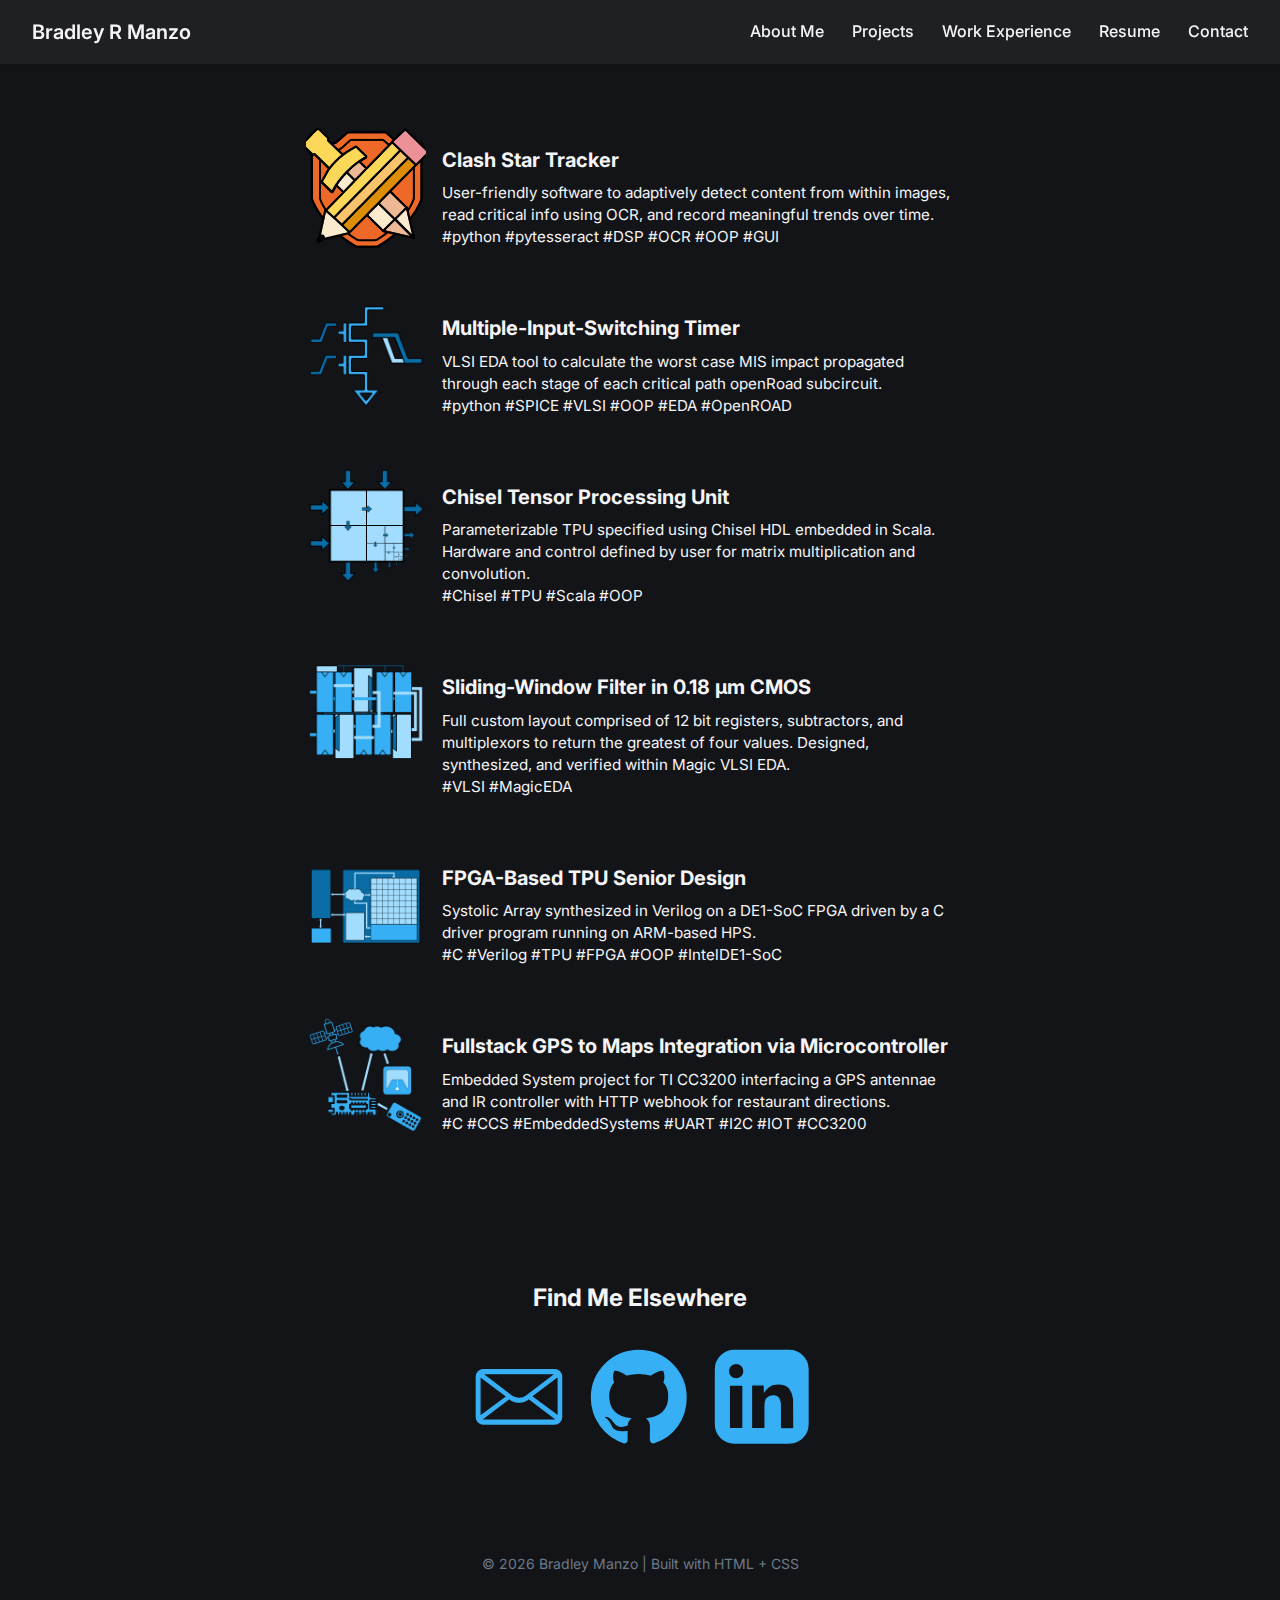
<file: Projects/projects.html>
<!DOCTYPE html>
<html lang="en">
<head>
  <meta charset="utf-8" />
  <title>Projects</title>
  <meta name="viewport" content="width=device-width, initial-scale=1" />

  	<!-- Google Font -->
  	<link href="https://fonts.googleapis.com/css2?family=Inter:wght@300;400;600&display=swap" rel="stylesheet" />

	<link rel="stylesheet" href="/styles.css">
</head>

<body>
  <!-- ======= HEADER ======= -->
  <header>
	<div class="logo">Bradley R Manzo</div>
	<nav>
	  <a href="/index.html">About Me</a>
	  <a href="/Projects/projects.html">Projects</a>
	  <a href="/Work-Experience/work-experience.html">Work Experience</a>
	  <a href="/assets/Bradley_Manzo_resume.pdf">Resume</a>
	  <a href="#contact">Contact</a>
	</nav>
  </header>

  <!-- ======= MAIN ======= -->
  <main>
	<section class="projects" id="projects">

	  <!-- ===== SINGLE PROJECT CARD ===== -->
	<article class="project-card">
		<a href="/Projects/Project-Pages/ClashTracker.html">
			<img src="/Projects/Project-Assets/clashStarTracker.png" alt="Clash Star Tracker logo">
			<div class="card-body">
			<h3>Clash Star Tracker</h3>
			<p>User-friendly software to adaptively detect content from within images, read critical info using OCR, and record meaningful trends over time.<br>
				#python #pytesseract #DSP #OCR #OOP #GUI
			</p>
			</div>
		</a>
	</article>

	  <!-- copy / paste from here ↓ for more projects -->
	<article class="project-card">
		<a href="/Projects/Project-Pages/MISTimer.html" style="text-decoration:none;color:inherit">
		  <img src="/Projects/Project-Assets/MISTimer.png" alt="MIS Effect on Vout" />
		  <div class="card-body">
			<h3>Multiple-Input-Switching Timer</h3>
			<p>VLSI EDA tool to calculate the worst case MIS impact propagated through each stage of each critical path openRoad subcircuit.<br>
				#python #SPICE #VLSI #OOP #EDA #OpenROAD</p>
		  </div>
		</a>
	</article>

	<article class="project-card">
		<a href="/Projects/Project-Pages/ChiselTPU.html" style="text-decoration:none;color:inherit">
			<img src="/Projects/Project-Assets/ChiselTPU.png" alt="Parameterizeable TPU in Chisel" />
			<div class="card-body">
				<h3>Chisel Tensor Processing Unit</h3>
				<p>Parameterizable TPU specified using Chisel HDL embedded in Scala. Hardware and control defined by user for matrix multiplication and convolution.<br>
					#Chisel #TPU #Scala #OOP</p>
				</div>
			</a>
		</article>
		<article class="project-card">
			<a href="/Projects/Project-Pages/VLSI.html" style="text-decoration:none;color:inherit">
			  <img src="/Projects/Project-Assets/VLSI.png" alt="Magic VLSI Layout" />
			  <div class="card-body">
				<h3>Sliding-Window Filter in 0.18 µm CMOS</h3>
				<p>Full custom layout comprised of 12 bit registers, subtractors, and multiplexors to return the greatest of four values.
					Designed, synthesized, and verified within Magic VLSI EDA.<br>
					#VLSI #MagicEDA</p>
			  </div>
			</a>
		</article>
		<article class="project-card">
			<a href="/Projects/Project-Pages/FPGATPU.html" style="text-decoration:none;color:inherit">
			  <img src="/Projects/Project-Assets/FPGATPU.png" alt="FPGA-HPS Schematic" />
			  <div class="card-body">
				<h3>FPGA-Based TPU Senior Design</h3>
				<p>Systolic Array synthesized in Verilog on a DE1-SoC FPGA driven by a C driver program running on ARM-based HPS.<br>
					#C #Verilog #TPU #FPGA #OOP #IntelDE1-SoC</p>
			  </div>
			</a>
		</article>
		<article class="project-card">
			<a href="/Projects/Project-Pages/EmbeddedSystems.html" style="text-decoration:none;color:inherit">
			  <img src="/Projects/Project-Assets/ESGPS.png" alt="Embedded GPS System Design" />
			  <div class="card-body">
				<h3>Fullstack GPS to Maps Integration via Microcontroller</h3>
				<p>Embedded System project for TI CC3200 interfacing a GPS antennae and IR controller with HTTP webhook for restaurant directions.<br>
					#C #CCS #EmbeddedSystems #UART #I2C #IOT #CC3200</p>
			  </div>
			</a>
		</article>

	</section>
	<!-- --------  Contact -------- -->
	<section id="contact" class="container contact">
	<h2>Find Me Elsewhere</h2>

	<div class="social-links">
		<a class="icon-link" href="mailto:bmanzo@ucsc.edu" target="_blank" rel="noopener"
		aria-label="Email">
		<svg width="100" viewBox="130 115 70 70" fill="currentColor"
			xmlns="http://www.w3.org/2000/svg">
			<path d="m 142.16799,129.5626 c -2.69149,-7e-5 -4.87341,2.20635 -4.87341,4.92813 v 28.05862 c 0,2.72178 2.18192,4.9282 4.87341,4.92813 h 49.84918 c 2.69149,8e-5 4.87342,-2.20635 4.87342,-4.92813 v -28.05862 c 0,-2.72178 -2.18193,-4.92821 -4.87342,-4.92813 z m -0.91186,2.67582 h 51.6919 l -20.61223,15.69423 c 0,0 -1.771,1.67149 -5.22397,1.67834 v 5e-4 c -0.003,0 -0.006,-5e-4 -0.01,-5e-4 -0.003,0 -0.006,5e-4 -0.009,5e-4 v -5e-4 c -3.45296,-0.007 -5.22397,-1.6135 -5.22397,-1.6135 z m 53.37151,1.66112 v 28.25062 l -18.9425,-14.07871 z m -54.91561,0.18338 18.943,14.17192 -18.943,14.0787 z m 20.58234,15.60101 c 3.45838,2.84893 6.79846,2.48687 6.79846,2.48687 0,0 3.34009,0.36206 6.79847,-2.48687 l 19.65476,14.71955 c 0,0 -0.33856,0.43769 -1.3374,0.43769 H 167.09283 141.9765 c -0.99885,0 -1.3369,-0.43769 -1.3369,-0.43769 z" stroke="currentColor"/>        
		</svg>
		</a>

		<a class="icon-link" href="https://github.com/Brmanzo" target="_blank" rel="noopener"
		aria-label="GitHub">
		<!-- GitHub icon -->
		<svg width="100" viewBox="0 0 70 70" fill="currentColor"
			xmlns="http://www.w3.org/2000/svg">
				<path d="M 34.131046,1.0583333 C 15.865513,1.0583572 1.0583548,15.871228 1.0583333,34.143795 c 0.022208,14.365167 9.3080407,27.07471 22.9831627,31.457112 0.37121,0 1.941066,-0.117824 1.820557,-2.120077 l -0.05131,-5.565545 v -0.07716 c -7.470108,1.288784 -10.247676,-2.14345 -10.690648,-3.084651 -0.443294,-0.941898 -2.04277,-4.40258 -3.676797,-5.442821 -1.6340337,-1.040241 -1.5225527,-1.281434 -1.6153947,-1.727256 -0.09285,-0.445811 3.3795697,-2.080714 6.8333257,3.176206 2.963846,4.511264 7.884742,3.026864 9.224193,2.514136 0.350899,-2.959595 2.088901,-4.479862 2.088901,-4.479862 -10.361208,-1.065583 -14.282918,-6.393444 -14.960757,-14.046245 -0.677839,-7.652857 3.313665,-11.252605 3.313665,-11.252605 -1.643322,-4.777775 0.359439,-8.733553 0.359439,-8.733553 0.29368,-0.07057 0.612408,-0.09827 0.949046,-0.09108 3.254179,0.072 8.175038,3.447534 8.175038,3.447534 2.956779,-0.838462 5.81802,-1.10658 8.30757,-1.095547 2.489546,-0.01103 5.350793,0.257085 8.307572,1.095547 0,0 4.920858,-3.375451 8.175036,-3.447534 0.336639,-0.0072 0.655369,0.02045 0.94905,0.09108 0,0 2.002752,3.955778 0.359433,8.733553 0,0 3.991508,3.599748 3.313665,11.252605 -0.677837,7.652801 -4.599552,12.980662 -14.960759,14.046253 0,0 2.163575,1.860941 2.163575,5.508491 v 3.612949 l -0.05131,5.565545 c 0,0 0.106468,2.634748 2.480273,1.998689 v 0 C 58.688815,61.191685 67.189394,48.632141 67.204167,34.143835 67.204143,15.871107 52.396739,1.0581665 34.131046,1.0583731 Z"  stroke="currentColor"/>
		</svg>
		</a>

		<a class="icon-link" href="https://www.linkedin.com/in/bradley-r-manzo/" target="_blank" rel="noopener"
		aria-label="LinkedIn">
		<!-- LinkedIn icon -->
		<svg width="100" viewBox="0 0 70 70" fill="currentColor"
			xmlns="http://www.w3.org/2000/svg">
			<path d="M 14.135365,1.0583333 A 13.077031,13.077031 0 0 0 1.0583333,14.135365 V 52.6773 A 13.077031,13.077031 0 0 0 14.135365,65.754331 h 38.55314 A 13.077031,13.077031 0 0 0 65.765536,52.6773 V 14.135365 A 13.077031,13.077031 0 0 0 52.688505,1.0583333 Z m 1.372948,8.9071228 a 5.530878,5.530878 0 0 1 5.530762,5.5312029 5.530878,5.530878 0 0 1 -5.530762,5.53077 5.530878,5.530878 0 0 1 -5.5312125,-5.53077 5.530878,5.530878 0 0 1 5.5312125,-5.5312029 z M 44.846049,24.380031 c 3.304199,0.0078 6.616489,1.153381 7.928489,2.83102 1.479151,1.891383 2.734929,4.619417 3.088671,7.744325 l 0.102616,20.253178 c 0.0018,0.38013 -0.306547,0.688291 -0.684673,0.688265 h -8.241255 c -0.378137,2.6e-5 -0.684685,-0.308127 -0.684685,-0.688265 V 39.916623 c 0,-1.377508 -3.64e-4,-6.548847 -3.344987,-6.914913 -3.344609,-0.366039 -4.521739,0.243164 -6.022315,1.865396 -0.832343,0.899838 -1.104041,3.052435 -1.181613,4.792309 v 2.528122 12.906307 c 0,0.379958 -0.306271,0.688039 -0.684233,0.688265 h -8.241697 c -0.378127,2.6e-5 -0.684684,-0.308133 -0.684684,-0.688265 V 25.784786 c 0,-0.380131 0.306557,-0.688292 0.684684,-0.688266 h 7.768517 c 0.377954,2.25e-4 0.680348,0.308326 0.684233,0.688266 l 0.03581,3.48434 c 0.772609,-1.004212 3.15773,-3.673959 6.249948,-4.495671 1.02523,-0.272438 2.125734,-0.396024 3.227139,-0.393424 z m -33.498696,0.773848 h 8.29055 a 0.6887242,0.68826479 0 0 1 0.688716,0.688266 v 29.309501 a 0.6887242,0.68826479 0 0 1 -0.688716,0.688265 h -8.29055 A 0.6887242,0.68826479 0 0 1 10.658645,55.151646 V 25.842145 a 0.6887242,0.68826479 0 0 1 0.688708,-0.688266 z"   stroke="currentColor"/>
		</svg>
		</a>
	</div>
	</section>
  </main>

  <!-- ======= FOOTER ======= -->
  <footer>
	© <span id="year"></span> Bradley Manzo | Built with HTML + CSS
  </footer>

  <!-- runtime bits -->
  <script>
	document.getElementById('year').textContent = new Date().getFullYear();
  </script>
</body>
</html>
</file>
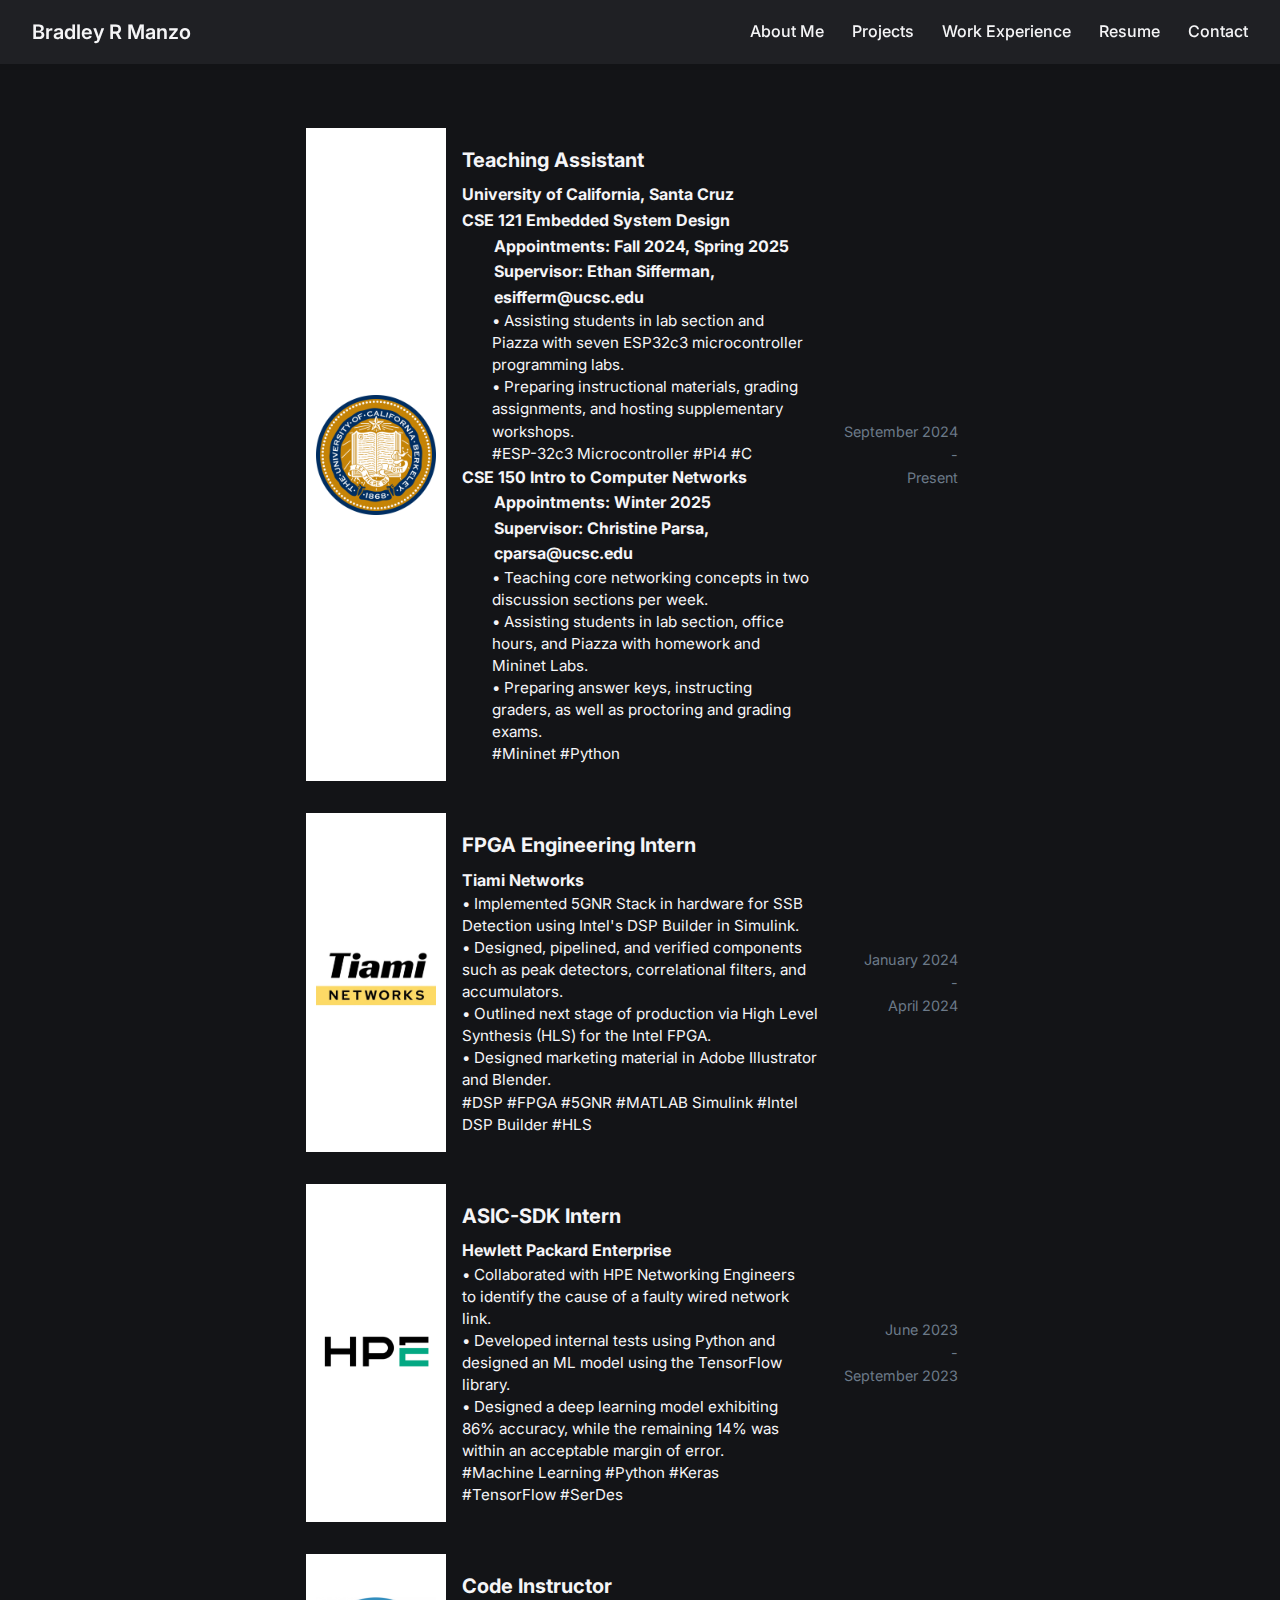
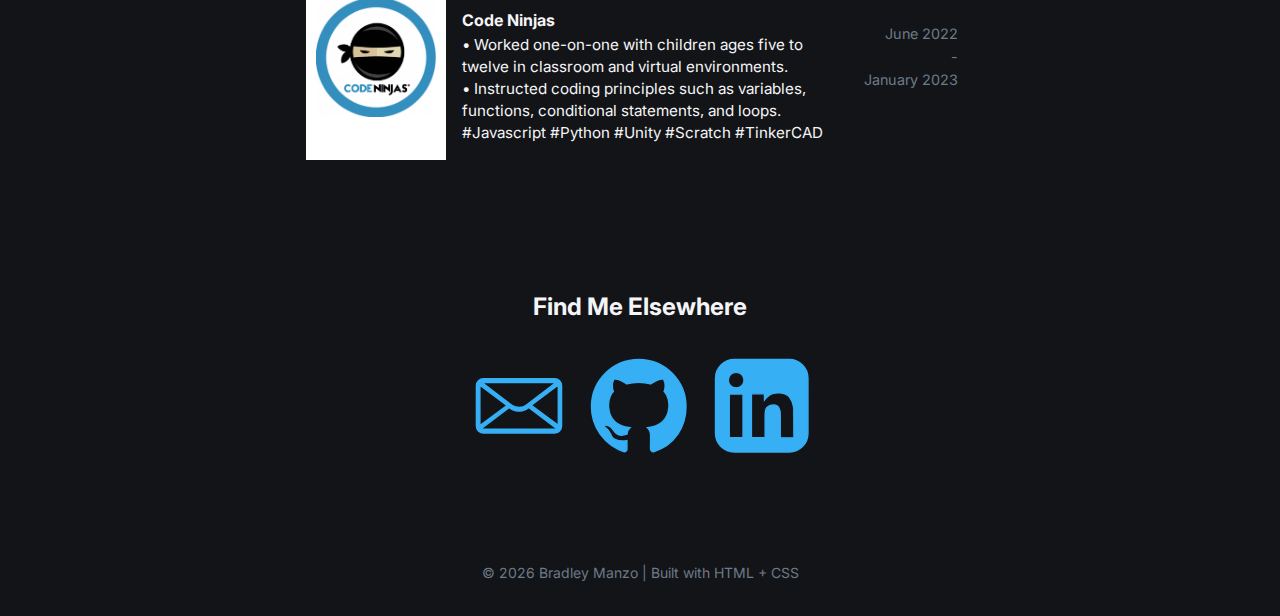
<file: Work-Experience/work-experience.html>
<!DOCTYPE html>
<html lang="en">
<head>
  <meta charset="utf-8" />
  <title>Projects</title>
  <meta name="viewport" content="width=device-width, initial-scale=1" />

  <!-- Google Font -->
  <link href="https://fonts.googleapis.com/css2?family=Inter:wght@300;400;600&display=swap" rel="stylesheet" />

  <!-- Page‑local CSS (same variables / palette as about page) -->
  <link rel="stylesheet" href="/styles.css">
</head>

<body>
  <!-- ======= HEADER ======= -->
  <header>
	<div class="logo">Bradley R Manzo</div>
	<nav>
	  <a href="/index.html">About Me</a>
	  <a href="/Projects/projects.html">Projects</a>
	  <a href="/Work-Experience/work-experience.html">Work Experience</a>
	  <a href="/assets/Bradley_Manzo_resume.pdf">Resume</a>
	  <a href="#contact">Contact</a>
	</nav>
  </header>

  <!-- ======= MAIN ======= -->
  <main>
	<section class="projects" id="projects">
	<div class="project-card">
		<a href="#">
			<div class="card-media">
			<img src="/Work-Experience/Work-Experience-Assets/Seal_of_University_of_California.png" alt="UC Logo">
			</div>

			<div class="card-body">
			<h3>Teaching Assistant</h3>
			<h4>University of California, Santa Cruz</h4>
			<h4>CSE 121 Embedded System Design</h4>
			<h4 style="margin-left:2em;">
				Appointments: Fall 2024, Spring 2025 <br>
				Supervisor: Ethan Sifferman, esifferm@ucsc.edu
			</h4>
			<p style="margin-left:2em;">
				•	Assisting students in lab section and Piazza with seven ESP32c3 microcontroller programming labs.<br>
				•	Preparing instructional materials, grading assignments, and hosting supplementary workshops.<br>
				#ESP-32c3 Microcontroller #Pi4 #C
			</p>
			<h4>CSE 150 Intro to Computer Networks</h4>
			<h4 style="margin-left:2em;">
				Appointments: Winter 2025 <br>
				Supervisor: Christine Parsa, cparsa@ucsc.edu
			</h4>
			<p style="margin-left:2em;">
				•	Teaching core networking concepts in two discussion sections per week.<br>
				•	Assisting students in lab section, office hours, and Piazza with homework and Mininet Labs.<br>
				•	Preparing answer keys, instructing graders, as well as proctoring and grading exams. <br>
				#Mininet #Python
			</p>
			</div>

			<div class="card-dates">
			<span>September 2024</span>
			<span>-</span>
			<span>Present</span>
			</div>
		</a>
	</div>

	<div class="project-card">
		<a href="#">
			<div class="card-media">
			<img src="/Work-Experience/Work-Experience-Assets/Tiami-Networks.png" alt="Tiami Networks Logo">
			</div>

			<div class="card-body">
			<h3>FPGA Engineering Intern</h3>
			<h4>Tiami Networks</h4>
			<p> •	Implemented 5GNR Stack in hardware for SSB Detection using Intel's DSP Builder in Simulink.<br>
				•	Designed, pipelined, and verified components such as peak detectors, correlational filters, and accumulators.<br>
				•	Outlined next stage of production via High Level Synthesis (HLS) for the Intel FPGA.<br>
				•	Designed marketing material in Adobe Illustrator and Blender.<br>
				#DSP #FPGA #5GNR #MATLAB Simulink #Intel DSP Builder #HLS
			</p>
			</div>

			<div class="card-dates">
			<span>January 2024</span>
			<span>-</span>
			<span>April 2024</span>
			</div>
		</a>
	</div>

	<div class="project-card">
		<a href="#">
			<div class="card-media">
			<img src="/Work-Experience/Work-Experience-Assets/HPE.png" alt="HPE Logo">
			</div>

			<div class="card-body">
			<h3>ASIC-SDK Intern</h3>
			<h4>Hewlett Packard Enterprise</h4>
			<p> •	Collaborated with HPE Networking Engineers to identify the cause of a faulty wired network link.<br>
				•	Developed internal tests using Python and designed an ML model using the TensorFlow library.<br>
				•	Designed a deep learning model exhibiting 86% accuracy, while the remaining 14% was within an acceptable margin of error.<br>
				#Machine Learning #Python #Keras #TensorFlow #SerDes
			</p>
			</div>

			<div class="card-dates">
			<span>June 2023</span>
			<span>-</span>
			<span>September 2023</span>
			</div>
		</a>
	</div>

	<div class="project-card">
		<a href="#">
			<div class="card-media">
			<img src="/Work-Experience/Work-Experience-Assets/Code-Ninjas.png" alt="Code Ninjas Logo">
			</div>

			<div class="card-body">
			<h3>Code Instructor</h3>
			<h4>Code Ninjas</h4>
			<p> •	Worked one-on-one with children ages five to twelve in classroom and virtual environments.<br>
				•	Instructed coding principles such as variables, functions, conditional statements, and loops.<br>
				#Javascript #Python #Unity #Scratch #TinkerCAD
			</p>
			</div>

			<div class="card-dates">
			<span>June 2022</span>
			<span>-</span>
			<span>January 2023</span>
			</div>
		</a>
	</div>

	</section>
	<!-- --------  Contact -------- -->
	<section id="contact" class="container contact">
	<h2>Find Me Elsewhere</h2>

	<div class="social-links">
		<a class="icon-link" href="mailto:bmanzo@ucsc.edu" target="_blank" rel="noopener"
		aria-label="Email">
		<svg width="100" viewBox="130 115 70 70" fill="currentColor"
			xmlns="http://www.w3.org/2000/svg">
			<path d="m 142.16799,129.5626 c -2.69149,-7e-5 -4.87341,2.20635 -4.87341,4.92813 v 28.05862 c 0,2.72178 2.18192,4.9282 4.87341,4.92813 h 49.84918 c 2.69149,8e-5 4.87342,-2.20635 4.87342,-4.92813 v -28.05862 c 0,-2.72178 -2.18193,-4.92821 -4.87342,-4.92813 z m -0.91186,2.67582 h 51.6919 l -20.61223,15.69423 c 0,0 -1.771,1.67149 -5.22397,1.67834 v 5e-4 c -0.003,0 -0.006,-5e-4 -0.01,-5e-4 -0.003,0 -0.006,5e-4 -0.009,5e-4 v -5e-4 c -3.45296,-0.007 -5.22397,-1.6135 -5.22397,-1.6135 z m 53.37151,1.66112 v 28.25062 l -18.9425,-14.07871 z m -54.91561,0.18338 18.943,14.17192 -18.943,14.0787 z m 20.58234,15.60101 c 3.45838,2.84893 6.79846,2.48687 6.79846,2.48687 0,0 3.34009,0.36206 6.79847,-2.48687 l 19.65476,14.71955 c 0,0 -0.33856,0.43769 -1.3374,0.43769 H 167.09283 141.9765 c -0.99885,0 -1.3369,-0.43769 -1.3369,-0.43769 z" stroke="currentColor"/>        
		</svg>
		</a>

		<a class="icon-link" href="https://github.com/Brmanzo" target="_blank" rel="noopener"
		aria-label="GitHub">
		<!-- GitHub icon -->
		<svg width="100" viewBox="0 0 70 70" fill="currentColor"
			xmlns="http://www.w3.org/2000/svg">
				<path d="M 34.131046,1.0583333 C 15.865513,1.0583572 1.0583548,15.871228 1.0583333,34.143795 c 0.022208,14.365167 9.3080407,27.07471 22.9831627,31.457112 0.37121,0 1.941066,-0.117824 1.820557,-2.120077 l -0.05131,-5.565545 v -0.07716 c -7.470108,1.288784 -10.247676,-2.14345 -10.690648,-3.084651 -0.443294,-0.941898 -2.04277,-4.40258 -3.676797,-5.442821 -1.6340337,-1.040241 -1.5225527,-1.281434 -1.6153947,-1.727256 -0.09285,-0.445811 3.3795697,-2.080714 6.8333257,3.176206 2.963846,4.511264 7.884742,3.026864 9.224193,2.514136 0.350899,-2.959595 2.088901,-4.479862 2.088901,-4.479862 -10.361208,-1.065583 -14.282918,-6.393444 -14.960757,-14.046245 -0.677839,-7.652857 3.313665,-11.252605 3.313665,-11.252605 -1.643322,-4.777775 0.359439,-8.733553 0.359439,-8.733553 0.29368,-0.07057 0.612408,-0.09827 0.949046,-0.09108 3.254179,0.072 8.175038,3.447534 8.175038,3.447534 2.956779,-0.838462 5.81802,-1.10658 8.30757,-1.095547 2.489546,-0.01103 5.350793,0.257085 8.307572,1.095547 0,0 4.920858,-3.375451 8.175036,-3.447534 0.336639,-0.0072 0.655369,0.02045 0.94905,0.09108 0,0 2.002752,3.955778 0.359433,8.733553 0,0 3.991508,3.599748 3.313665,11.252605 -0.677837,7.652801 -4.599552,12.980662 -14.960759,14.046253 0,0 2.163575,1.860941 2.163575,5.508491 v 3.612949 l -0.05131,5.565545 c 0,0 0.106468,2.634748 2.480273,1.998689 v 0 C 58.688815,61.191685 67.189394,48.632141 67.204167,34.143835 67.204143,15.871107 52.396739,1.0581665 34.131046,1.0583731 Z"  stroke="currentColor"/>
		</svg>
		</a>

		<a class="icon-link" href="https://www.linkedin.com/in/bradley-r-manzo/" target="_blank" rel="noopener"
		aria-label="LinkedIn">
		<!-- LinkedIn icon -->
		<svg width="100" viewBox="0 0 70 70" fill="currentColor"
			xmlns="http://www.w3.org/2000/svg">
			<path d="M 14.135365,1.0583333 A 13.077031,13.077031 0 0 0 1.0583333,14.135365 V 52.6773 A 13.077031,13.077031 0 0 0 14.135365,65.754331 h 38.55314 A 13.077031,13.077031 0 0 0 65.765536,52.6773 V 14.135365 A 13.077031,13.077031 0 0 0 52.688505,1.0583333 Z m 1.372948,8.9071228 a 5.530878,5.530878 0 0 1 5.530762,5.5312029 5.530878,5.530878 0 0 1 -5.530762,5.53077 5.530878,5.530878 0 0 1 -5.5312125,-5.53077 5.530878,5.530878 0 0 1 5.5312125,-5.5312029 z M 44.846049,24.380031 c 3.304199,0.0078 6.616489,1.153381 7.928489,2.83102 1.479151,1.891383 2.734929,4.619417 3.088671,7.744325 l 0.102616,20.253178 c 0.0018,0.38013 -0.306547,0.688291 -0.684673,0.688265 h -8.241255 c -0.378137,2.6e-5 -0.684685,-0.308127 -0.684685,-0.688265 V 39.916623 c 0,-1.377508 -3.64e-4,-6.548847 -3.344987,-6.914913 -3.344609,-0.366039 -4.521739,0.243164 -6.022315,1.865396 -0.832343,0.899838 -1.104041,3.052435 -1.181613,4.792309 v 2.528122 12.906307 c 0,0.379958 -0.306271,0.688039 -0.684233,0.688265 h -8.241697 c -0.378127,2.6e-5 -0.684684,-0.308133 -0.684684,-0.688265 V 25.784786 c 0,-0.380131 0.306557,-0.688292 0.684684,-0.688266 h 7.768517 c 0.377954,2.25e-4 0.680348,0.308326 0.684233,0.688266 l 0.03581,3.48434 c 0.772609,-1.004212 3.15773,-3.673959 6.249948,-4.495671 1.02523,-0.272438 2.125734,-0.396024 3.227139,-0.393424 z m -33.498696,0.773848 h 8.29055 a 0.6887242,0.68826479 0 0 1 0.688716,0.688266 v 29.309501 a 0.6887242,0.68826479 0 0 1 -0.688716,0.688265 h -8.29055 A 0.6887242,0.68826479 0 0 1 10.658645,55.151646 V 25.842145 a 0.6887242,0.68826479 0 0 1 0.688708,-0.688266 z"   stroke="currentColor"/>
		</svg>
		</a>
	</div>
	</section>
  </main>

  <!-- ======= FOOTER ======= -->
  <footer>
	© <span id="year"></span> Bradley Manzo | Built with HTML + CSS
  </footer>

  <!-- runtime bits -->
  <script>
	document.getElementById('year').textContent = new Date().getFullYear();
  </script>
</body>
</html>
</file>
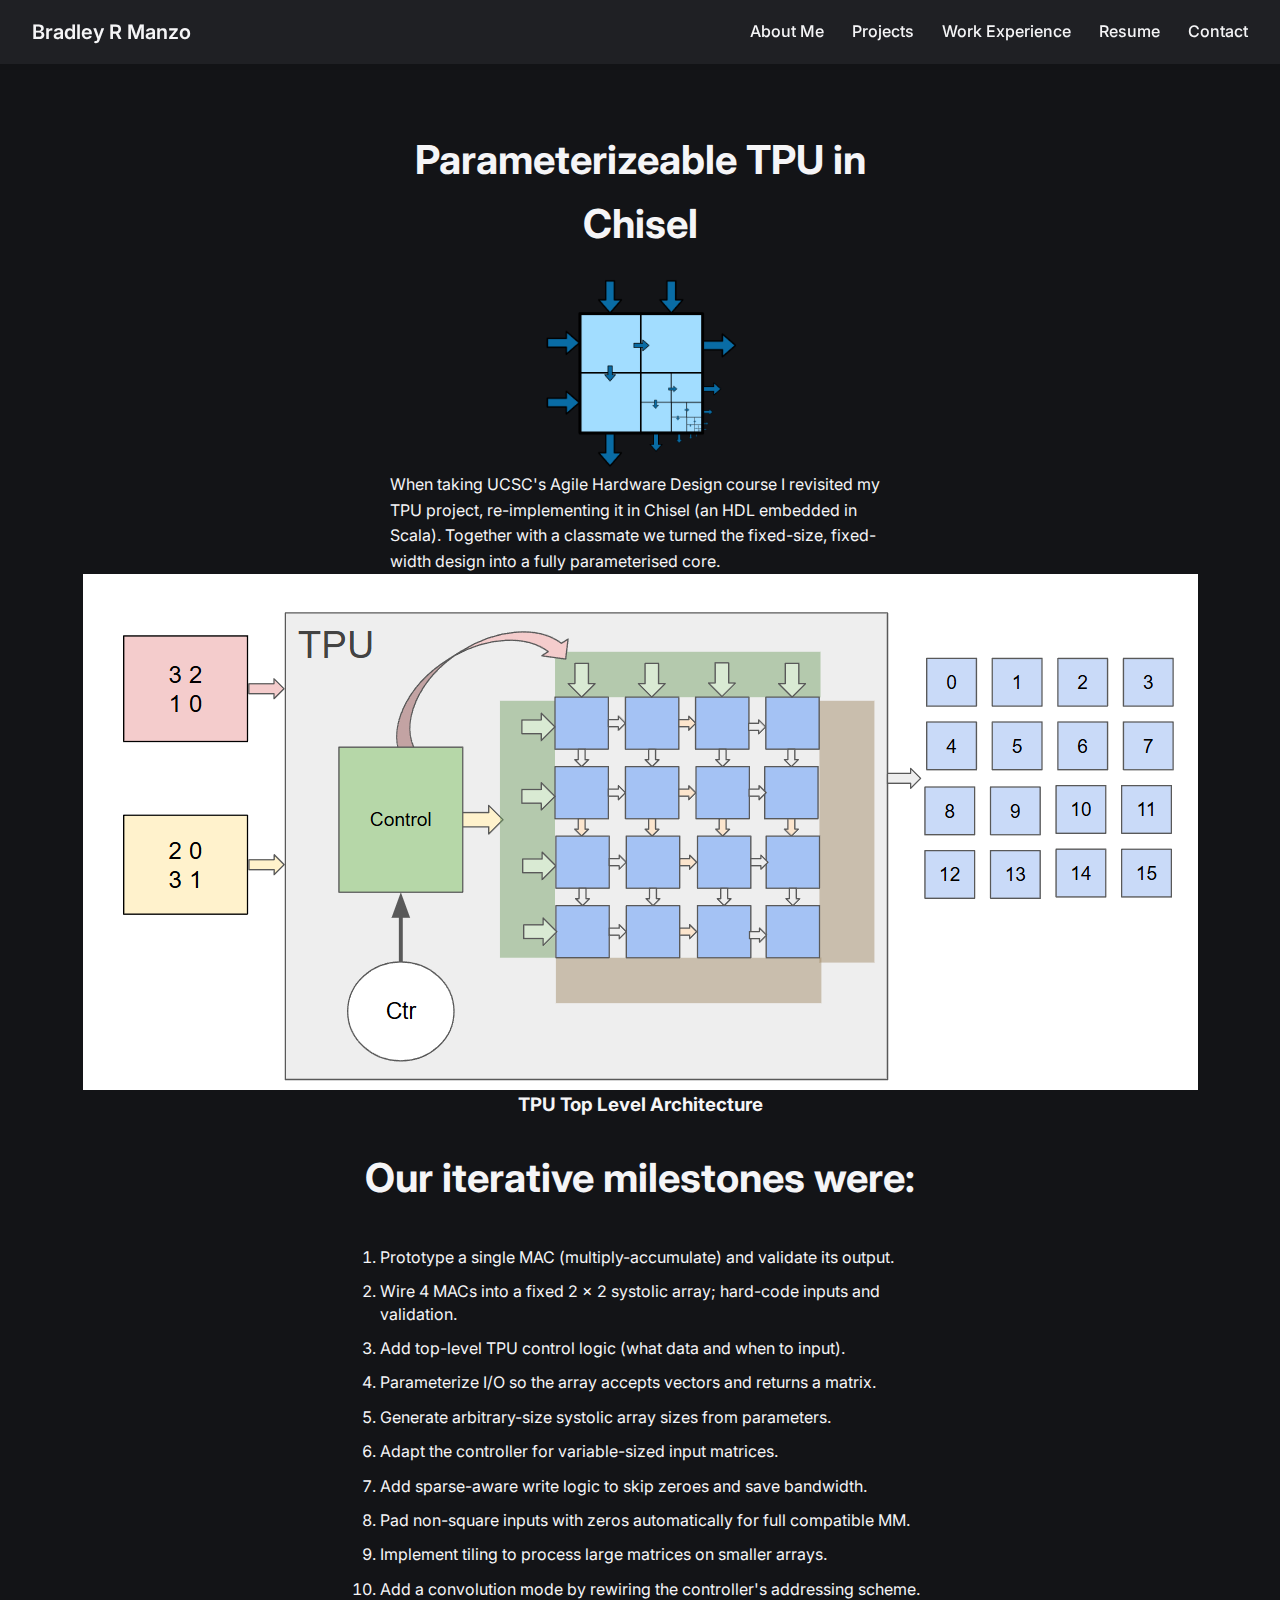
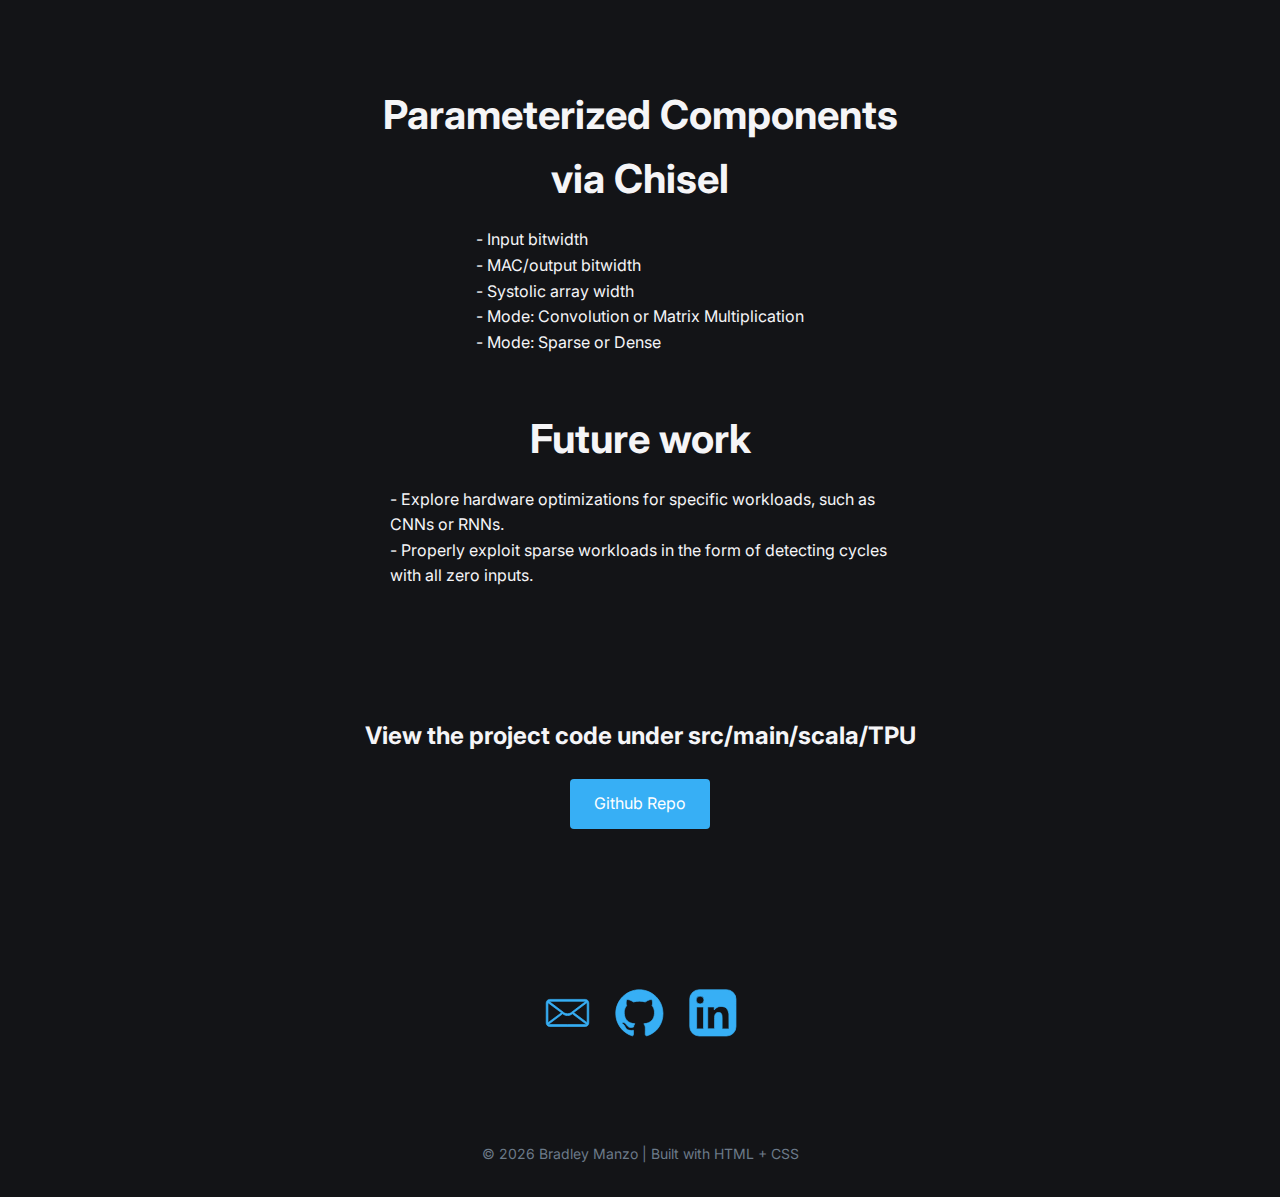
<file: Projects/Project-Pages/ChiselTPU.html>
<!DOCTYPE html>
<html lang="en">
<head>
	<meta charset="utf-8">
	<title>Chisel TPU</title>
	<meta name="viewport" content="width=device-width, initial-scale=1">

	<!--  Google Font  -->
	<link href="https://fonts.googleapis.com/css2?family=Inter:wght@300;400;600&display=swap" rel="stylesheet">

	<!--  Core-in-file CSS (swap to external file later if you like)  -->
	<link rel="stylesheet" href="/styles.css">
</head>

<body>
	<!-- =======================================
			 HEADER
	======================================== -->
	<header>
		<div class="logo">Bradley R Manzo</div>
		<nav>
			<a href="/index.html">About Me</a>
			<a href="/Projects/projects.html">Projects</a>
			<a href="/Work-Experience/work-experience.html">Work Experience</a>
			<a href="/assets/Bradley_Manzo_resume.pdf">Resume</a>
			<a href="#contact">Contact</a>
		</nav>
	</header>

	<!-- =======================================
			 MAIN CONTENT
	======================================== -->
	<main>

		<!-- --------  About Project -------- -->
		<section id="about" class="hero">
		<h1>Parameterizeable TPU in Chisel</h1>
        <img src="/Projects/Project-Assets/ChiselTPU.png" alt="Clash Tracker Screenshot" width="200">
		<p>
            When taking UCSC's Agile Hardware Design course I revisited my TPU
            project, re-implementing it in Chisel (an HDL embedded
            in Scala).  
            Together with a classmate we turned the fixed-size, fixed-width design
            into a fully parameterised core. 
        </p>

		<img src="/Projects/Project-Pages/Project-Pages-Assets/ChiselTPUArch.png"  alt="Custom Sliding Filter Layout">			 
		<h3>TPU Top Level Architecture</h3><br>
			
		<h1> Our iterative milestones were: </h1>

        <ol class="steps">
            <li>Prototype a single MAC (multiply-accumulate) and validate its output.</li>
            <li>Wire 4 MACs into a fixed 2 x 2 systolic array; hard-code inputs and validation.</li>
            <li>Add top-level TPU control logic (what data and when to input).</li>
            <li>Parameterize I/O so the array accepts vectors and returns a matrix.</li>
            <li>Generate arbitrary-size systolic array sizes from parameters.</li>
            <li>Adapt the controller for variable-sized input matrices.</li>
            <li>Add sparse-aware write logic to skip zeroes and save bandwidth.</li>
            <li>Pad non-square inputs with zeros automatically for full compatible MM.</li>
            <li>Implement tiling to process large matrices on smaller arrays.</li>
            <li>Add a convolution mode by rewiring the controller's addressing scheme.</li>
        </ol>
		<br><br>
		<h1>Parameterized Components via Chisel</h1>
		<p>
			- Input bitwidth<br>
			- MAC/output bitwidth<br>
			- Systolic array width<br>
			- Mode: Convolution or Matrix Multiplication<br>
			- Mode: Sparse or Dense
		</p>
		<br><br>
		<h1> Future work</h1>
		<p>
			- Explore hardware optimizations for specific workloads, such as CNNs or RNNs. <br>
			- Properly exploit sparse workloads in the form of detecting cycles with all zero inputs.
		</p>
		
		</section>

		<!-- --------  Github Repository -------- -->
		<section id="cv" class="container cv">
			<h2>View the project code under src/main/scala/TPU</h2>
			<a class="btn" href="https://github.com/Brmanzo/Chisel-TPU-Parameterized" download>Github Repo</a>
		</section>

	<section id="contact" class="container contact">

		<div class="social-links">
			<a class="icon-link" href="mailto:bmanzo@ucsc.edu" target="_blank" rel="noopener"
				aria-label="Email">
				<svg width="50" viewBox="130 115 70 70" fill="currentColor"
						xmlns="http://www.w3.org/2000/svg">
					<path d="m 142.16799,129.5626 c -2.69149,-7e-5 -4.87341,2.20635 -4.87341,4.92813 v 28.05862 c 0,2.72178 2.18192,4.9282 4.87341,4.92813 h 49.84918 c 2.69149,8e-5 4.87342,-2.20635 4.87342,-4.92813 v -28.05862 c 0,-2.72178 -2.18193,-4.92821 -4.87342,-4.92813 z m -0.91186,2.67582 h 51.6919 l -20.61223,15.69423 c 0,0 -1.771,1.67149 -5.22397,1.67834 v 5e-4 c -0.003,0 -0.006,-5e-4 -0.01,-5e-4 -0.003,0 -0.006,5e-4 -0.009,5e-4 v -5e-4 c -3.45296,-0.007 -5.22397,-1.6135 -5.22397,-1.6135 z m 53.37151,1.66112 v 28.25062 l -18.9425,-14.07871 z m -54.91561,0.18338 18.943,14.17192 -18.943,14.0787 z m 20.58234,15.60101 c 3.45838,2.84893 6.79846,2.48687 6.79846,2.48687 0,0 3.34009,0.36206 6.79847,-2.48687 l 19.65476,14.71955 c 0,0 -0.33856,0.43769 -1.3374,0.43769 H 167.09283 141.9765 c -0.99885,0 -1.3369,-0.43769 -1.3369,-0.43769 z" stroke="currentColor"/>        
				</svg>
			</a>

			<a class="icon-link" href="https://github.com/Brmanzo" target="_blank" rel="noopener"
				aria-label="GitHub">
				<!-- GitHub icon -->
				<svg width="50" viewBox="0 0 70 70" fill="currentColor"
						xmlns="http://www.w3.org/2000/svg">
							<path d="M 34.131046,1.0583333 C 15.865513,1.0583572 1.0583548,15.871228 1.0583333,34.143795 c 0.022208,14.365167 9.3080407,27.07471 22.9831627,31.457112 0.37121,0 1.941066,-0.117824 1.820557,-2.120077 l -0.05131,-5.565545 v -0.07716 c -7.470108,1.288784 -10.247676,-2.14345 -10.690648,-3.084651 -0.443294,-0.941898 -2.04277,-4.40258 -3.676797,-5.442821 -1.6340337,-1.040241 -1.5225527,-1.281434 -1.6153947,-1.727256 -0.09285,-0.445811 3.3795697,-2.080714 6.8333257,3.176206 2.963846,4.511264 7.884742,3.026864 9.224193,2.514136 0.350899,-2.959595 2.088901,-4.479862 2.088901,-4.479862 -10.361208,-1.065583 -14.282918,-6.393444 -14.960757,-14.046245 -0.677839,-7.652857 3.313665,-11.252605 3.313665,-11.252605 -1.643322,-4.777775 0.359439,-8.733553 0.359439,-8.733553 0.29368,-0.07057 0.612408,-0.09827 0.949046,-0.09108 3.254179,0.072 8.175038,3.447534 8.175038,3.447534 2.956779,-0.838462 5.81802,-1.10658 8.30757,-1.095547 2.489546,-0.01103 5.350793,0.257085 8.307572,1.095547 0,0 4.920858,-3.375451 8.175036,-3.447534 0.336639,-0.0072 0.655369,0.02045 0.94905,0.09108 0,0 2.002752,3.955778 0.359433,8.733553 0,0 3.991508,3.599748 3.313665,11.252605 -0.677837,7.652801 -4.599552,12.980662 -14.960759,14.046253 0,0 2.163575,1.860941 2.163575,5.508491 v 3.612949 l -0.05131,5.565545 c 0,0 0.106468,2.634748 2.480273,1.998689 v 0 C 58.688815,61.191685 67.189394,48.632141 67.204167,34.143835 67.204143,15.871107 52.396739,1.0581665 34.131046,1.0583731 Z"  stroke="currentColor"/>
				</svg>
			</a>

			<a class="icon-link" href="https://www.linkedin.com/in/bradley-r-manzo/" target="_blank" rel="noopener"
				aria-label="LinkedIn">
				<!-- LinkedIn icon -->
				<svg width="50" viewBox="0 0 70 70" fill="currentColor"
						xmlns="http://www.w3.org/2000/svg">
					<path d="M 14.135365,1.0583333 A 13.077031,13.077031 0 0 0 1.0583333,14.135365 V 52.6773 A 13.077031,13.077031 0 0 0 14.135365,65.754331 h 38.55314 A 13.077031,13.077031 0 0 0 65.765536,52.6773 V 14.135365 A 13.077031,13.077031 0 0 0 52.688505,1.0583333 Z m 1.372948,8.9071228 a 5.530878,5.530878 0 0 1 5.530762,5.5312029 5.530878,5.530878 0 0 1 -5.530762,5.53077 5.530878,5.530878 0 0 1 -5.5312125,-5.53077 5.530878,5.530878 0 0 1 5.5312125,-5.5312029 z M 44.846049,24.380031 c 3.304199,0.0078 6.616489,1.153381 7.928489,2.83102 1.479151,1.891383 2.734929,4.619417 3.088671,7.744325 l 0.102616,20.253178 c 0.0018,0.38013 -0.306547,0.688291 -0.684673,0.688265 h -8.241255 c -0.378137,2.6e-5 -0.684685,-0.308127 -0.684685,-0.688265 V 39.916623 c 0,-1.377508 -3.64e-4,-6.548847 -3.344987,-6.914913 -3.344609,-0.366039 -4.521739,0.243164 -6.022315,1.865396 -0.832343,0.899838 -1.104041,3.052435 -1.181613,4.792309 v 2.528122 12.906307 c 0,0.379958 -0.306271,0.688039 -0.684233,0.688265 h -8.241697 c -0.378127,2.6e-5 -0.684684,-0.308133 -0.684684,-0.688265 V 25.784786 c 0,-0.380131 0.306557,-0.688292 0.684684,-0.688266 h 7.768517 c 0.377954,2.25e-4 0.680348,0.308326 0.684233,0.688266 l 0.03581,3.48434 c 0.772609,-1.004212 3.15773,-3.673959 6.249948,-4.495671 1.02523,-0.272438 2.125734,-0.396024 3.227139,-0.393424 z m -33.498696,0.773848 h 8.29055 a 0.6887242,0.68826479 0 0 1 0.688716,0.688266 v 29.309501 a 0.6887242,0.68826479 0 0 1 -0.688716,0.688265 h -8.29055 A 0.6887242,0.68826479 0 0 1 10.658645,55.151646 V 25.842145 a 0.6887242,0.68826479 0 0 1 0.688708,-0.688266 z"   stroke="currentColor"/>
				</svg>
			</a>
		</div>
	</section>
</main>

	<!-- =======================================
			 FOOTER
	======================================== -->
	<footer>
		© <span id="year"></span> Bradley Manzo | Built with HTML + CSS
	</footer>

	<!--  Simple runtime bits  -->
	<script>
		// Auto-update copyright year
		document.getElementById('year').textContent = new Date().getFullYear();
	</script>
</body>
</html>
</file>
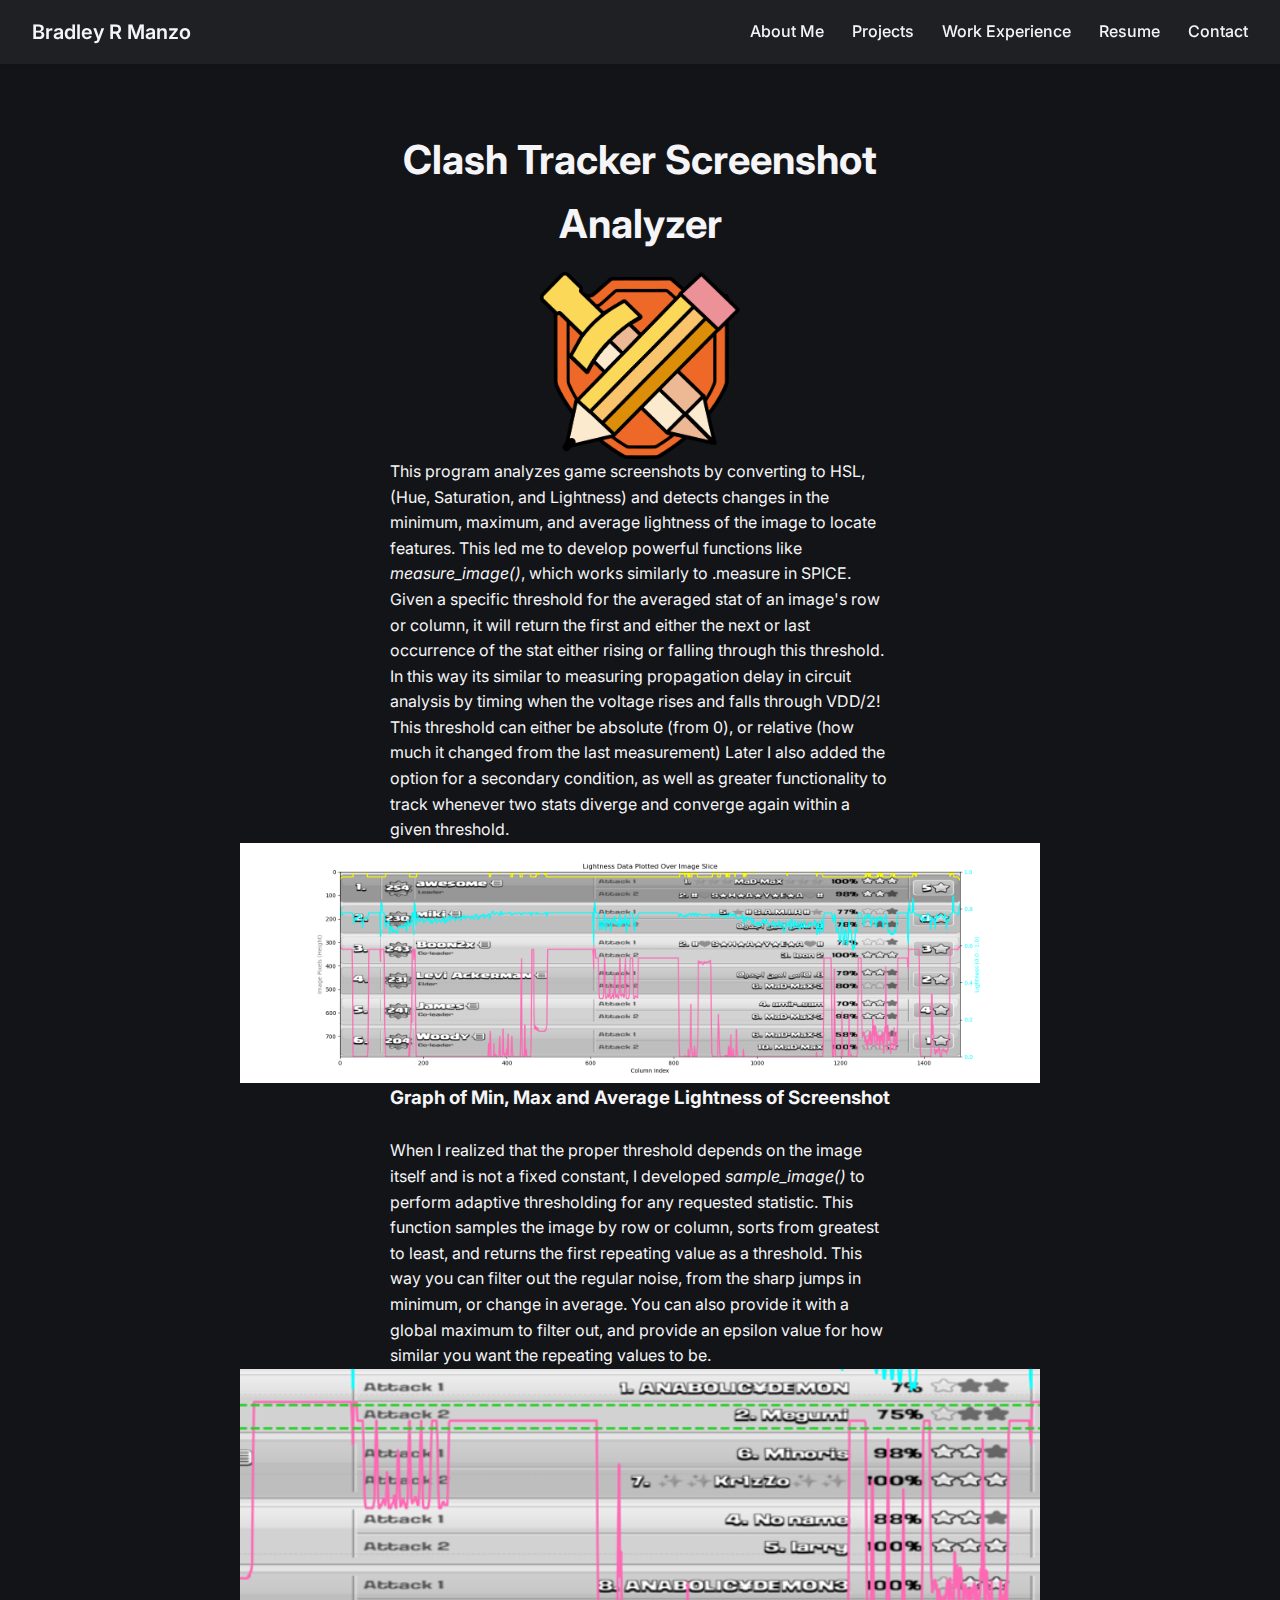
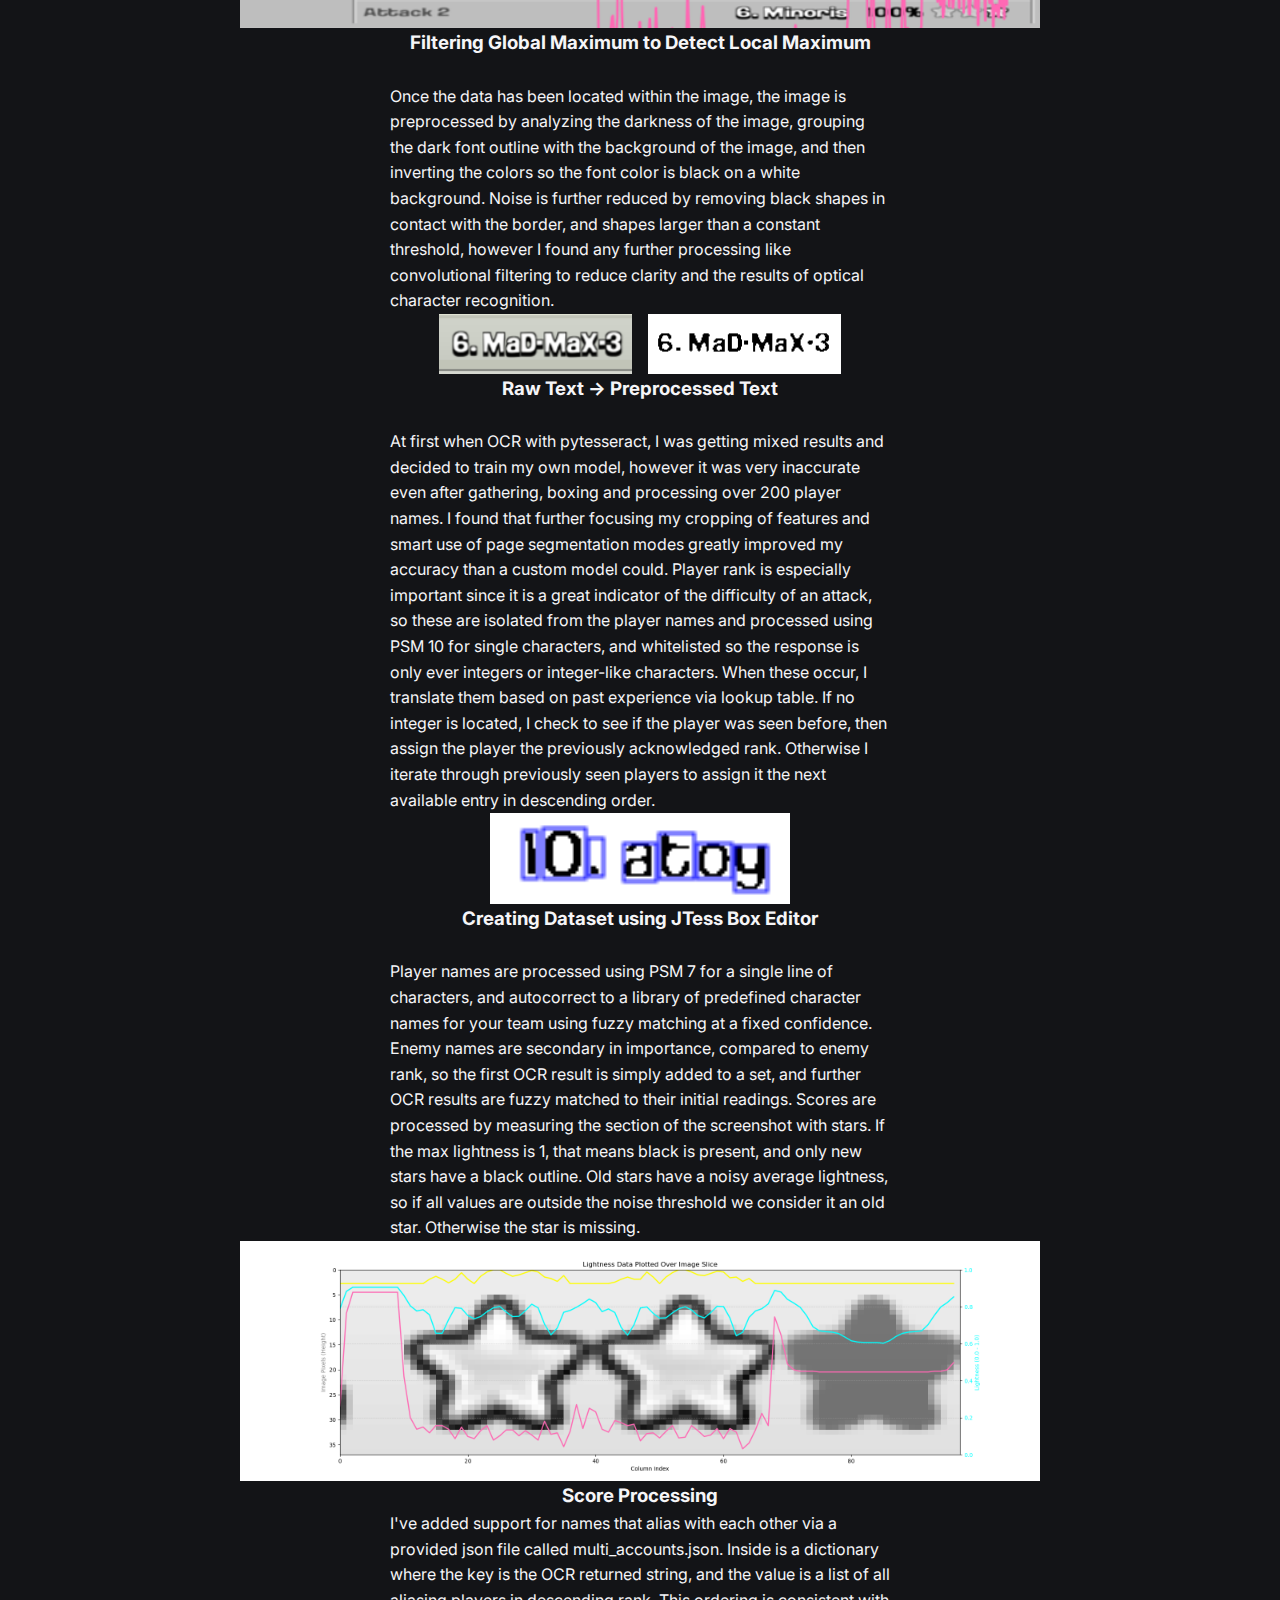
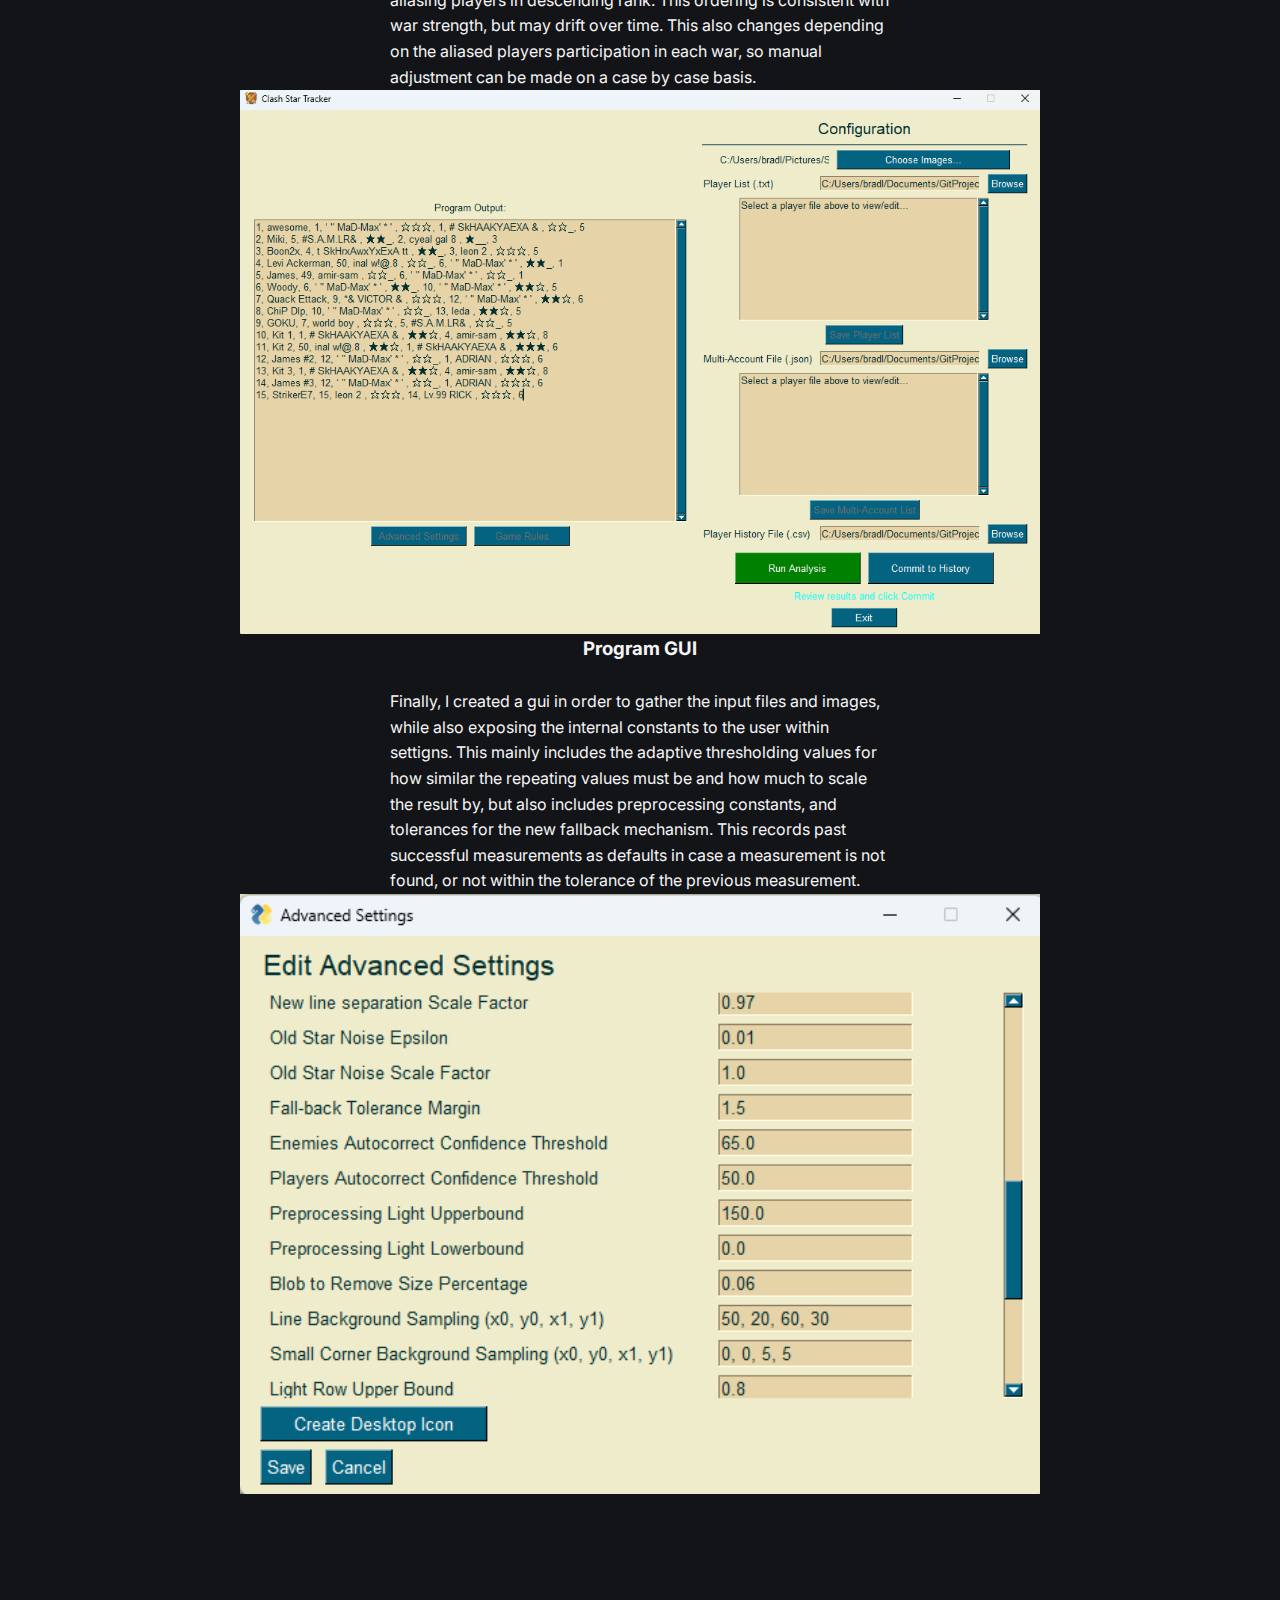
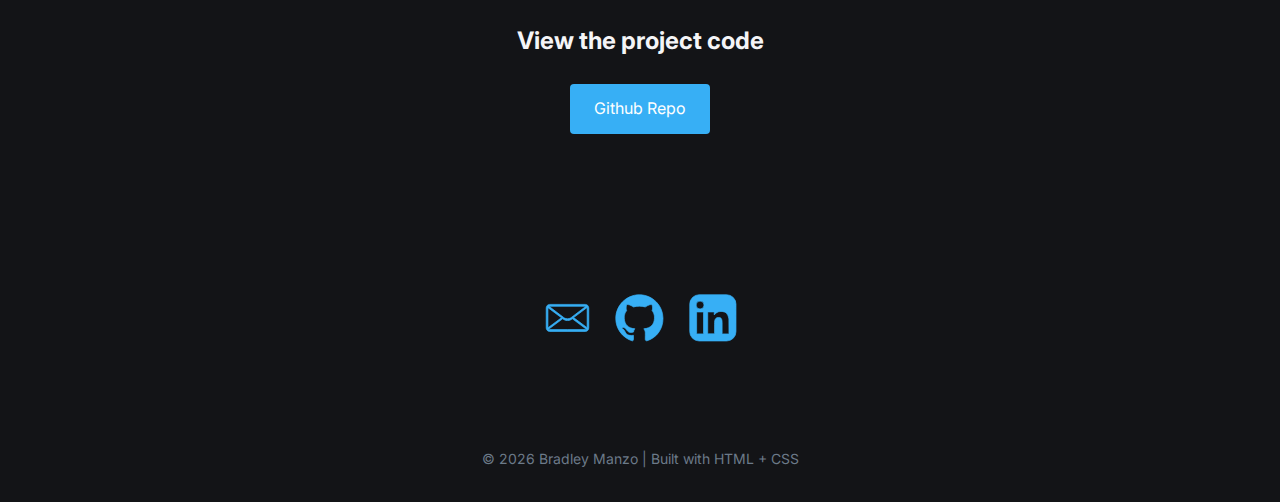
<file: Projects/Project-Pages/ClashTracker.html>
<!DOCTYPE html>
<html lang="en">
<head>
	<meta charset="utf-8">
	<title>Clash Tracker</title>
	<meta name="viewport" content="width=device-width, initial-scale=1">

	<!--  Google Font  -->
	<link href="https://fonts.googleapis.com/css2?family=Inter:wght@300;400;600&display=swap" rel="stylesheet">

	<!--  Core-in-file CSS (swap to external file later if you like)  -->
	<link rel="stylesheet" href="/styles.css">
</head>

<body>
	<!-- =======================================
			 HEADER
	======================================== -->
	<header>
		<div class="logo">Bradley R Manzo</div>
		<nav>
			<a href="/index.html">About Me</a>
			<a href="/Projects/projects.html">Projects</a>
			<a href="/Work-Experience/work-experience.html">Work Experience</a>
			<a href="/assets/Bradley_Manzo_resume.pdf">Resume</a>
			<a href="#contact">Contact</a>
		</nav>
	</header>

	<!-- =======================================
			 MAIN CONTENT
	======================================== -->
	<main>

		<!-- --------  About Project -------- -->
		<section id="about" class="hero">
		<h1>Clash Tracker Screenshot Analyzer</h1>
		<img src="/Projects/Project-Assets/clashStarTracker.png" alt="Clash Tracker Logo" width="200">
		<p>
			This program analyzes game screenshots by converting to HSL, (Hue, Saturation, and Lightness) and detects changes in the minimum, 
			maximum, and average lightness of the image to locate features. This led me to develop powerful functions like <em>measure_image()</em>, 
			which works similarly to .measure in SPICE. Given a specific threshold for the averaged stat of an image's row or column, 
			it will return the first and either the next or last occurrence of the stat either rising or falling through this threshold. 
			In this way its similar to measuring propagation delay in circuit analysis by timing when the voltage rises and falls through VDD/2! 
			This threshold can either be absolute (from 0), or relative (how much it changed from the last measurement) Later I also added the 
			option for a secondary condition, as well as greater functionality to track whenever two stats diverge and converge again within a given threshold. 
		</p>
		<img src="/Projects/Project-Pages/Project-Pages-Assets/clash_tracker_HSL.png"  alt="Graph of min, max and average lightness of screenshot" width="800">			 
		<h3>Graph of Min, Max and Average Lightness of Screenshot</h3><br>
		<p>
			When I realized that the proper threshold depends on the image itself and is not a fixed constant, I developed <em>sample_image()</em> to perform 
			adaptive thresholding for any requested statistic. This function samples the image by row or column, sorts from greatest to least, and 
			returns the first repeating value as a threshold. This way you can filter out the regular noise, from the sharp jumps in minimum, or 
			change in average. You can also provide it with a global maximum to filter out, and provide an epsilon value for how similar you want 
			the repeating values to be.
		</p>
		<img src="/Projects/Project-Pages/Project-Pages-Assets/adaptiveThresholding.png"  alt="local maximum filtering" width="800">
		<h3>Filtering Global Maximum to Detect Local Maximum</h3><br>
		<p>
			Once the data has been located within the image, the image is preprocessed by analyzing the darkness of the image, grouping the dark font 
			outline with the background of the image, and then inverting the colors so the font color is black on a white background. Noise is further 
			reduced by removing black shapes in contact with the border, and shapes larger than a constant threshold, however I found any further processing 
			like convolutional filtering to reduce clarity and the results of optical character recognition.
		</p>
		<div class="img-row">
				<img src="/Projects/Project-Pages/Project-Pages-Assets/playerRaw.png"        alt="Raw Text" width = 300>
				<img src="/Projects/Project-Pages/Project-Pages-Assets/playerPreProcess.png"  alt="Preprocessed Text" width = 300>
		</div>  
		<h3>Raw Text -> Preprocessed Text </h3><br>
		<p>
			At first when OCR with pytesseract, I was getting mixed results and decided to train my own model, however it was very inaccurate even after 
			gathering, boxing and processing over 200 player names. I found that further focusing my cropping of features and smart use of page segmentation 
			modes greatly improved my accuracy than a custom model could. Player rank is especially important since it is a great indicator of the difficulty 
			of an attack, so these are isolated from the player names and processed using PSM 10 for single characters, and whitelisted so the response is only 
			ever integers or integer-like characters. When these occur, I translate them based on past experience via lookup table. If no integer is located, 
			I check to see if the player was seen before, then assign the player the previously acknowledged rank. Otherwise I iterate through previously 
			seen players to assign it the next available entry in descending order.
		</p>
		<img src="/Projects/Project-Pages/Project-Pages-Assets/playerBoxed.png" alt="Boxed Player Name" width = 300>
		<h3>Creating Dataset using JTess Box Editor</h3><br>
		<p>
			Player names are processed using PSM 7 for a single line of characters, and autocorrect to a library of predefined character names for your 
			team using fuzzy matching at a fixed confidence. Enemy names are secondary in importance, compared to enemy rank, so the first OCR result 
			is simply added to a set, and further OCR results are fuzzy matched to their initial readings. Scores are processed by measuring the section
			of the screenshot with stars. If the max lightness is 1, that means black is present, and only new stars have a black outline. Old stars
			have a noisy average lightness, so if all values are outside the noise threshold we consider it an old star. Otherwise the star is missing.
		</p>
		<img src="/Projects/Project-Pages/Project-Pages-Assets/StarProcessing.png" alt="score processing" width = 800>
		<h3>Score Processing</h3>
		<p>
			I've added support for names that alias with each other via a provided json file called multi_accounts.json. Inside is a dictionary 
			where the key is the OCR returned string, and the value is a list of all aliasing players in descending rank. This ordering is consistent 
			with war strength, but may drift over time. This also changes depending on the aliased players participation in each war, so manual 
			adjustment can be made on a case by case basis.
		</p>
		<img src="/Projects/Project-Pages/Project-Pages-Assets/clashTrackerUI.png" alt="Program GUI" width = 800>
		<h3>Program GUI</h3><br>
		<p>
			Finally, I created a gui in order to gather the input files and images, while also exposing the internal constants to the user within settigns.
			This mainly includes the adaptive thresholding values for how similar the repeating values must be and how much to scale the result by, but also
			includes preprocessing constants, and tolerances for the new fallback mechanism. This records past successful measurements as defaults in case
			a measurement is not found, or not within the tolerance of the previous measurement.
		</p>
		<img src="/Projects/Project-Pages/Project-Pages-Assets/advancedSettings.png" alt="Program GUI" width = 800>

		</section>

		<!-- --------  Github Repository -------- -->
		<section id="cv" class="container cv">
			<h2>View the project code</h2>
			<a class="btn" href="https://github.com/Brmanzo/clash_star_tracker" download>Github Repo</a>
		</section>

		<section id="contact" class="container contact">
			<div class="social-links">
				<a class="icon-link" href="mailto:bmanzo@ucsc.edu" target="_blank" rel="noopener"
					aria-label="Email">
					<svg width="50" viewBox="130 115 70 70" fill="currentColor"
							xmlns="http://www.w3.org/2000/svg">
						<path d="m 142.16799,129.5626 c -2.69149,-7e-5 -4.87341,2.20635 -4.87341,4.92813 v 28.05862 c 0,2.72178 2.18192,4.9282 4.87341,4.92813 h 49.84918 c 2.69149,8e-5 4.87342,-2.20635 4.87342,-4.92813 v -28.05862 c 0,-2.72178 -2.18193,-4.92821 -4.87342,-4.92813 z m -0.91186,2.67582 h 51.6919 l -20.61223,15.69423 c 0,0 -1.771,1.67149 -5.22397,1.67834 v 5e-4 c -0.003,0 -0.006,-5e-4 -0.01,-5e-4 -0.003,0 -0.006,5e-4 -0.009,5e-4 v -5e-4 c -3.45296,-0.007 -5.22397,-1.6135 -5.22397,-1.6135 z m 53.37151,1.66112 v 28.25062 l -18.9425,-14.07871 z m -54.91561,0.18338 18.943,14.17192 -18.943,14.0787 z m 20.58234,15.60101 c 3.45838,2.84893 6.79846,2.48687 6.79846,2.48687 0,0 3.34009,0.36206 6.79847,-2.48687 l 19.65476,14.71955 c 0,0 -0.33856,0.43769 -1.3374,0.43769 H 167.09283 141.9765 c -0.99885,0 -1.3369,-0.43769 -1.3369,-0.43769 z" stroke="currentColor"/>        
					</svg>
				</a>

				<a class="icon-link" href="https://github.com/Brmanzo" target="_blank" rel="noopener"
					aria-label="GitHub">
					<!-- GitHub icon -->
					<svg width="50" viewBox="0 0 70 70" fill="currentColor"
							xmlns="http://www.w3.org/2000/svg">
								<path d="M 34.131046,1.0583333 C 15.865513,1.0583572 1.0583548,15.871228 1.0583333,34.143795 c 0.022208,14.365167 9.3080407,27.07471 22.9831627,31.457112 0.37121,0 1.941066,-0.117824 1.820557,-2.120077 l -0.05131,-5.565545 v -0.07716 c -7.470108,1.288784 -10.247676,-2.14345 -10.690648,-3.084651 -0.443294,-0.941898 -2.04277,-4.40258 -3.676797,-5.442821 -1.6340337,-1.040241 -1.5225527,-1.281434 -1.6153947,-1.727256 -0.09285,-0.445811 3.3795697,-2.080714 6.8333257,3.176206 2.963846,4.511264 7.884742,3.026864 9.224193,2.514136 0.350899,-2.959595 2.088901,-4.479862 2.088901,-4.479862 -10.361208,-1.065583 -14.282918,-6.393444 -14.960757,-14.046245 -0.677839,-7.652857 3.313665,-11.252605 3.313665,-11.252605 -1.643322,-4.777775 0.359439,-8.733553 0.359439,-8.733553 0.29368,-0.07057 0.612408,-0.09827 0.949046,-0.09108 3.254179,0.072 8.175038,3.447534 8.175038,3.447534 2.956779,-0.838462 5.81802,-1.10658 8.30757,-1.095547 2.489546,-0.01103 5.350793,0.257085 8.307572,1.095547 0,0 4.920858,-3.375451 8.175036,-3.447534 0.336639,-0.0072 0.655369,0.02045 0.94905,0.09108 0,0 2.002752,3.955778 0.359433,8.733553 0,0 3.991508,3.599748 3.313665,11.252605 -0.677837,7.652801 -4.599552,12.980662 -14.960759,14.046253 0,0 2.163575,1.860941 2.163575,5.508491 v 3.612949 l -0.05131,5.565545 c 0,0 0.106468,2.634748 2.480273,1.998689 v 0 C 58.688815,61.191685 67.189394,48.632141 67.204167,34.143835 67.204143,15.871107 52.396739,1.0581665 34.131046,1.0583731 Z"  stroke="currentColor"/>
					</svg>
				</a>

				<a class="icon-link" href="https://www.linkedin.com/in/bradley-r-manzo/" target="_blank" rel="noopener"
					aria-label="LinkedIn">
					<!-- LinkedIn icon -->
					<svg width="50" viewBox="0 0 70 70" fill="currentColor"
							xmlns="http://www.w3.org/2000/svg">
						<path d="M 14.135365,1.0583333 A 13.077031,13.077031 0 0 0 1.0583333,14.135365 V 52.6773 A 13.077031,13.077031 0 0 0 14.135365,65.754331 h 38.55314 A 13.077031,13.077031 0 0 0 65.765536,52.6773 V 14.135365 A 13.077031,13.077031 0 0 0 52.688505,1.0583333 Z m 1.372948,8.9071228 a 5.530878,5.530878 0 0 1 5.530762,5.5312029 5.530878,5.530878 0 0 1 -5.530762,5.53077 5.530878,5.530878 0 0 1 -5.5312125,-5.53077 5.530878,5.530878 0 0 1 5.5312125,-5.5312029 z M 44.846049,24.380031 c 3.304199,0.0078 6.616489,1.153381 7.928489,2.83102 1.479151,1.891383 2.734929,4.619417 3.088671,7.744325 l 0.102616,20.253178 c 0.0018,0.38013 -0.306547,0.688291 -0.684673,0.688265 h -8.241255 c -0.378137,2.6e-5 -0.684685,-0.308127 -0.684685,-0.688265 V 39.916623 c 0,-1.377508 -3.64e-4,-6.548847 -3.344987,-6.914913 -3.344609,-0.366039 -4.521739,0.243164 -6.022315,1.865396 -0.832343,0.899838 -1.104041,3.052435 -1.181613,4.792309 v 2.528122 12.906307 c 0,0.379958 -0.306271,0.688039 -0.684233,0.688265 h -8.241697 c -0.378127,2.6e-5 -0.684684,-0.308133 -0.684684,-0.688265 V 25.784786 c 0,-0.380131 0.306557,-0.688292 0.684684,-0.688266 h 7.768517 c 0.377954,2.25e-4 0.680348,0.308326 0.684233,0.688266 l 0.03581,3.48434 c 0.772609,-1.004212 3.15773,-3.673959 6.249948,-4.495671 1.02523,-0.272438 2.125734,-0.396024 3.227139,-0.393424 z m -33.498696,0.773848 h 8.29055 a 0.6887242,0.68826479 0 0 1 0.688716,0.688266 v 29.309501 a 0.6887242,0.68826479 0 0 1 -0.688716,0.688265 h -8.29055 A 0.6887242,0.68826479 0 0 1 10.658645,55.151646 V 25.842145 a 0.6887242,0.68826479 0 0 1 0.688708,-0.688266 z"   stroke="currentColor"/>
					</svg>
				</a>
			</div>
		</section>
	</main>

	<!-- =======================================
			 FOOTER
	======================================== -->
	<footer>
		© <span id="year"></span> Bradley Manzo | Built with HTML + CSS
	</footer>

	<!--  Simple runtime bits  -->
	<script>
		// Auto-update copyright year
		document.getElementById('year').textContent = new Date().getFullYear();
	</script>
</body>
</html>
</file>
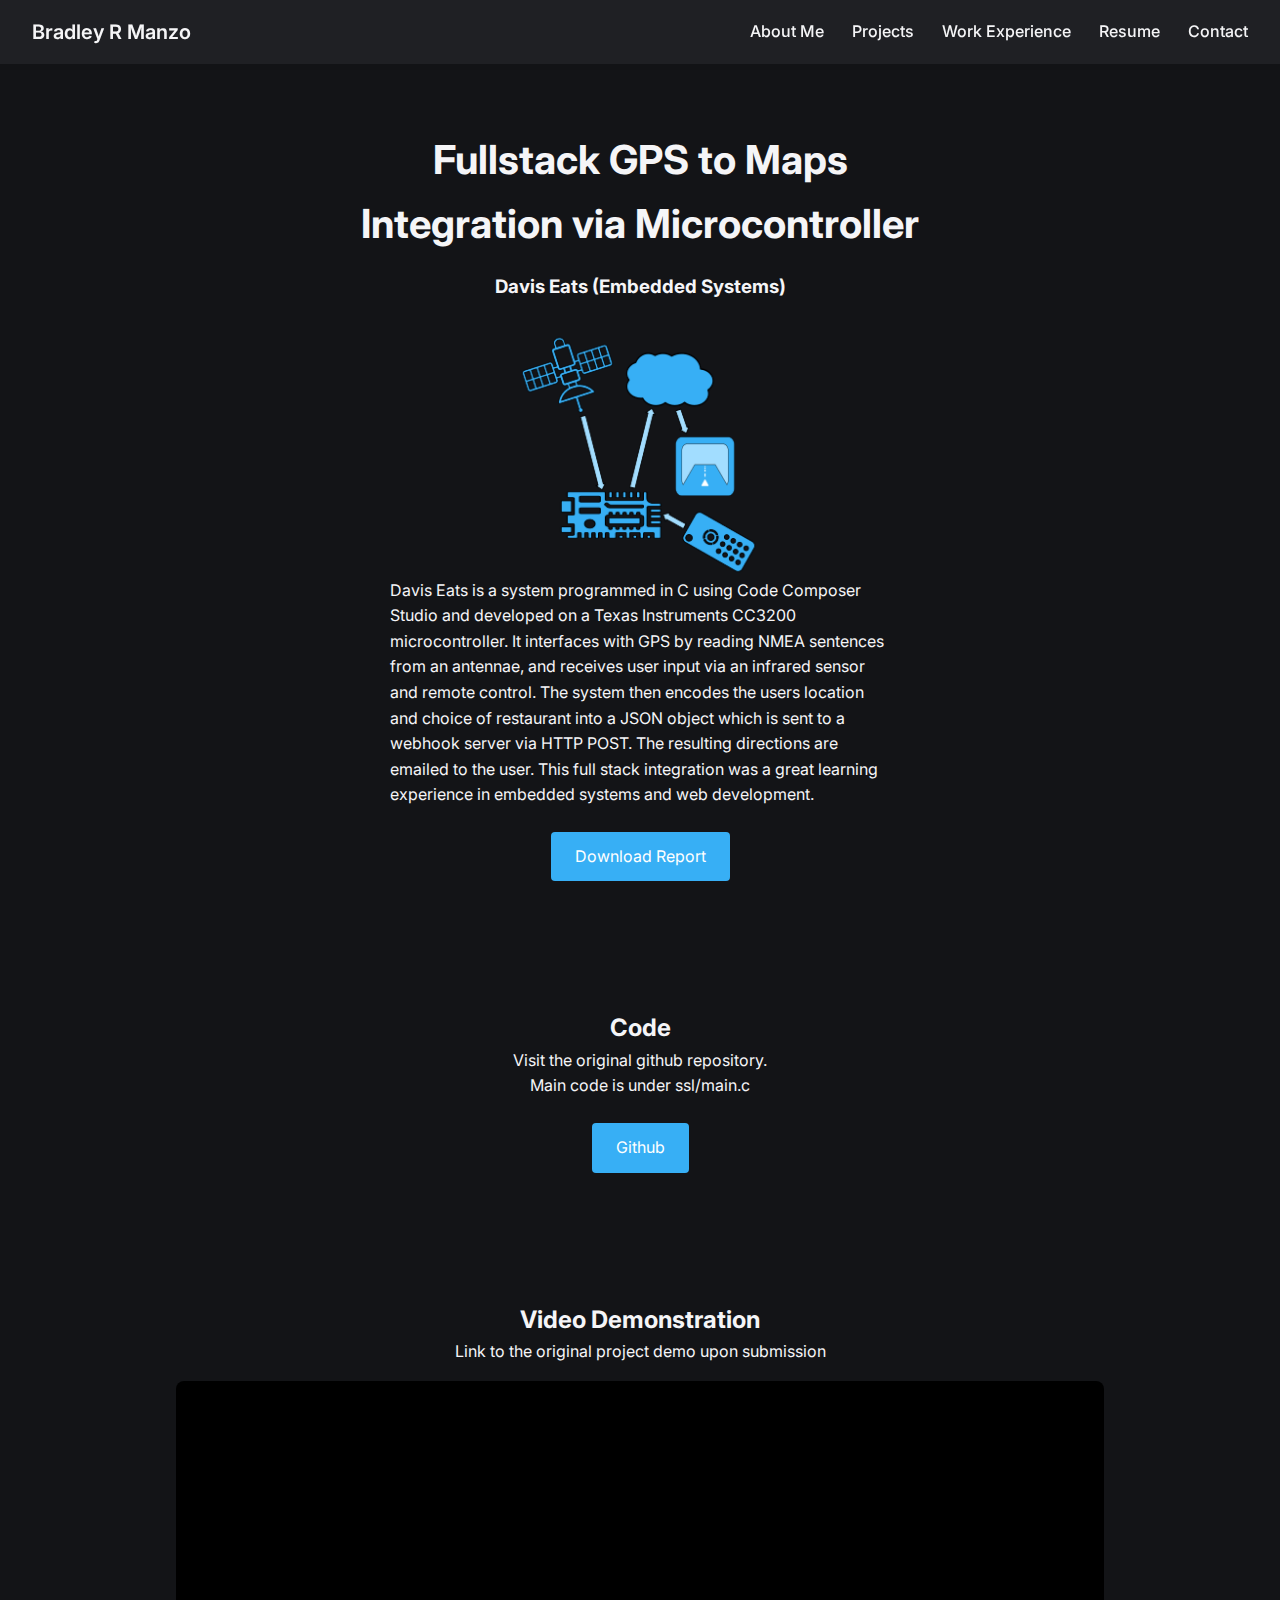
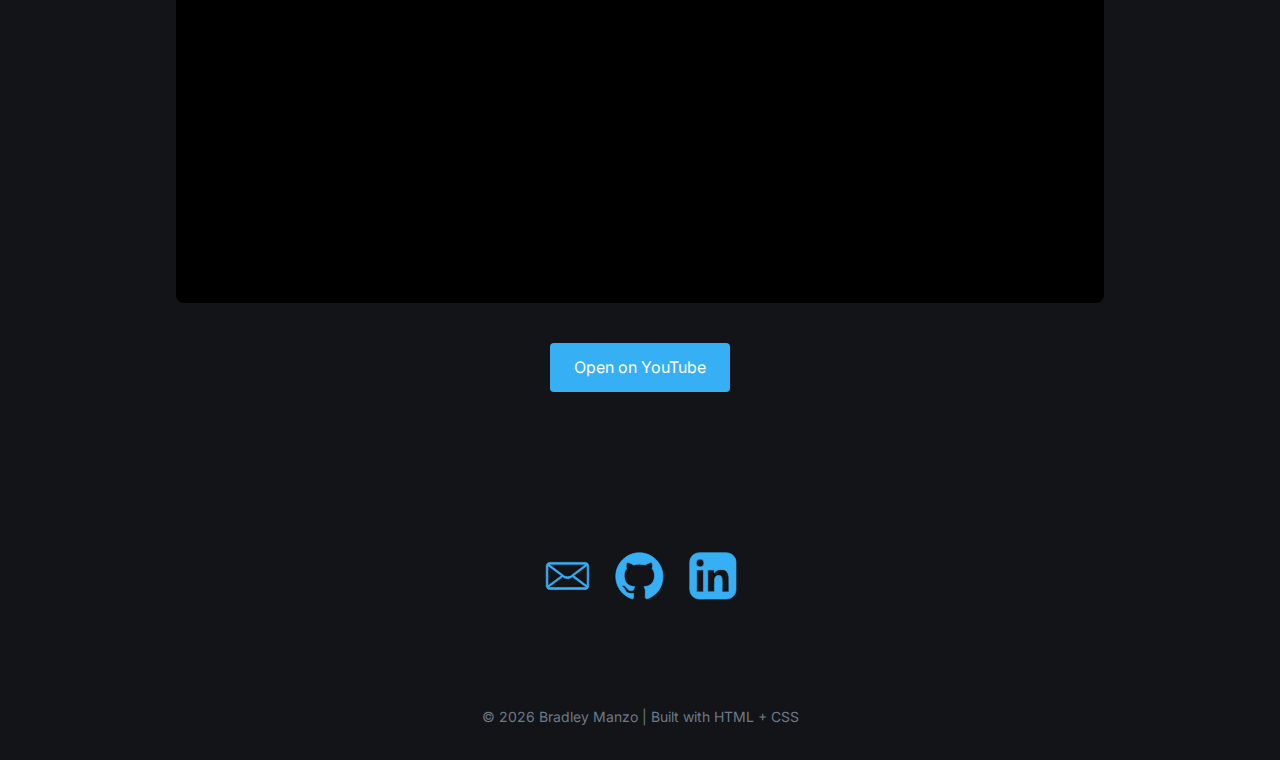
<file: Projects/Project-Pages/EmbeddedSystems.html>
<!DOCTYPE html>
<html lang="en">
<head>
	<meta charset="utf-8">
	<title>Davis Eats GPS</title>
	<meta name="viewport" content="width=device-width, initial-scale=1">

	<!--  Google Font  -->
	<link href="https://fonts.googleapis.com/css2?family=Inter:wght@300;400;600&display=swap" rel="stylesheet">

	<!--  Core-in-file CSS (swap to external file later if you like)  -->
	<link rel="stylesheet" href="/styles.css">
</head>

<body>
	<!-- =======================================
			 HEADER
	======================================== -->
	<header>
		<div class="logo">Bradley R Manzo</div> <!-- TODO: replace -->
		<nav>
			<a href="/index.html">About Me</a>
			<a href="/Projects/projects.html">Projects</a>
			<a href="/Work-Experience/work-experience.html">Work Experience</a>
			<a href="/assets/Bradley_Manzo_resume.pdf">Resume</a>
			<a href="#contact">Contact</a>
		</nav>
	</header>

	<!-- =======================================
			 MAIN CONTENT
	======================================== -->
	<main>

		<!-- --------  About Project -------- -->
		<section id="about" class="hero">
			<h1>Fullstack GPS to Maps Integration via Microcontroller</h1>
			<h3>Davis Eats (Embedded Systems)</h3><br>
			<img src="/Projects/Project-Assets/ESGPS.png" alt="Diagram of Fullstack GPS to Maps Integration System" width="250">
			<p>Davis Eats is a system programmed in C using Code Composer Studio and developed on a Texas Instruments CC3200 microcontroller.
				It interfaces with GPS by reading NMEA sentences from an antennae, and receives user input via an infrared sensor and remote control.
				The system then encodes the users location and choice of restaurant into a JSON object which is sent to a webhook server via HTTP POST.
				The resulting directions are emailed to the user. This full stack integration was a great learning experience in embedded systems and web development.</p>
			</p>
			<a class="btn" href="/Projects/Project-Pages/Project-Pages-Assets/ES_GPS_Report.pdf">Download&nbsp;Report</a>
		</section>

		<!-- --------  Github Repository -------- -->
		<section id="cv" class="container cv">
			<h2>Code</h2>
			<p>Visit the original github repository. <br>
				Main code is under ssl/main.c</p>
			<a class="btn" href="https://github.com/Brmanzo/Davis-Eats-ESD-GPS" download>Github</a>
		</section>

		<!-- --------  Demo Video -------- -->
		<section id="cv" class="container cv">
		<h2>Video Demonstration</h2>
		<p>Link to the original project demo upon submission</p>

		<div class="video-wrap">
			<iframe
			src="https://www.youtube-nocookie.com/embed/EpdjqBHCHPE?rel=0&modestbranding=1"
			title="Project Demo"
			loading="lazy"
			allow="accelerometer; autoplay; clipboard-write; encrypted-media; gyroscope; picture-in-picture; web-share"
			allowfullscreen
			></iframe>
		</div>

		<p><a class="btn" href="https://www.youtube.com/watch?v=EpdjqBHCHPE" target="_blank" rel="noopener">Open on YouTube</a></p>
		</section>

	<section id="contact" class="container contact">
		<div class="social-links">
			<a class="icon-link" href="mailto:bmanzo@ucsc.edu" target="_blank" rel="noopener"
				aria-label="Email">
				<svg width="50" viewBox="130 115 70 70" fill="currentColor"
						xmlns="http://www.w3.org/2000/svg">
					<path d="m 142.16799,129.5626 c -2.69149,-7e-5 -4.87341,2.20635 -4.87341,4.92813 v 28.05862 c 0,2.72178 2.18192,4.9282 4.87341,4.92813 h 49.84918 c 2.69149,8e-5 4.87342,-2.20635 4.87342,-4.92813 v -28.05862 c 0,-2.72178 -2.18193,-4.92821 -4.87342,-4.92813 z m -0.91186,2.67582 h 51.6919 l -20.61223,15.69423 c 0,0 -1.771,1.67149 -5.22397,1.67834 v 5e-4 c -0.003,0 -0.006,-5e-4 -0.01,-5e-4 -0.003,0 -0.006,5e-4 -0.009,5e-4 v -5e-4 c -3.45296,-0.007 -5.22397,-1.6135 -5.22397,-1.6135 z m 53.37151,1.66112 v 28.25062 l -18.9425,-14.07871 z m -54.91561,0.18338 18.943,14.17192 -18.943,14.0787 z m 20.58234,15.60101 c 3.45838,2.84893 6.79846,2.48687 6.79846,2.48687 0,0 3.34009,0.36206 6.79847,-2.48687 l 19.65476,14.71955 c 0,0 -0.33856,0.43769 -1.3374,0.43769 H 167.09283 141.9765 c -0.99885,0 -1.3369,-0.43769 -1.3369,-0.43769 z" stroke="currentColor"/>        
				</svg>
			</a>

			<a class="icon-link" href="https://github.com/Brmanzo" target="_blank" rel="noopener"
				aria-label="GitHub">
				<!-- GitHub icon -->
				<svg width="50" viewBox="0 0 70 70" fill="currentColor"
						xmlns="http://www.w3.org/2000/svg">
							<path d="M 34.131046,1.0583333 C 15.865513,1.0583572 1.0583548,15.871228 1.0583333,34.143795 c 0.022208,14.365167 9.3080407,27.07471 22.9831627,31.457112 0.37121,0 1.941066,-0.117824 1.820557,-2.120077 l -0.05131,-5.565545 v -0.07716 c -7.470108,1.288784 -10.247676,-2.14345 -10.690648,-3.084651 -0.443294,-0.941898 -2.04277,-4.40258 -3.676797,-5.442821 -1.6340337,-1.040241 -1.5225527,-1.281434 -1.6153947,-1.727256 -0.09285,-0.445811 3.3795697,-2.080714 6.8333257,3.176206 2.963846,4.511264 7.884742,3.026864 9.224193,2.514136 0.350899,-2.959595 2.088901,-4.479862 2.088901,-4.479862 -10.361208,-1.065583 -14.282918,-6.393444 -14.960757,-14.046245 -0.677839,-7.652857 3.313665,-11.252605 3.313665,-11.252605 -1.643322,-4.777775 0.359439,-8.733553 0.359439,-8.733553 0.29368,-0.07057 0.612408,-0.09827 0.949046,-0.09108 3.254179,0.072 8.175038,3.447534 8.175038,3.447534 2.956779,-0.838462 5.81802,-1.10658 8.30757,-1.095547 2.489546,-0.01103 5.350793,0.257085 8.307572,1.095547 0,0 4.920858,-3.375451 8.175036,-3.447534 0.336639,-0.0072 0.655369,0.02045 0.94905,0.09108 0,0 2.002752,3.955778 0.359433,8.733553 0,0 3.991508,3.599748 3.313665,11.252605 -0.677837,7.652801 -4.599552,12.980662 -14.960759,14.046253 0,0 2.163575,1.860941 2.163575,5.508491 v 3.612949 l -0.05131,5.565545 c 0,0 0.106468,2.634748 2.480273,1.998689 v 0 C 58.688815,61.191685 67.189394,48.632141 67.204167,34.143835 67.204143,15.871107 52.396739,1.0581665 34.131046,1.0583731 Z"  stroke="currentColor"/>
				</svg>
			</a>

			<a class="icon-link" href="https://www.linkedin.com/in/bradley-r-manzo/" target="_blank" rel="noopener"
				aria-label="LinkedIn">
				<!-- LinkedIn icon -->
				<svg width="50" viewBox="0 0 70 70" fill="currentColor"
						xmlns="http://www.w3.org/2000/svg">
					<path d="M 14.135365,1.0583333 A 13.077031,13.077031 0 0 0 1.0583333,14.135365 V 52.6773 A 13.077031,13.077031 0 0 0 14.135365,65.754331 h 38.55314 A 13.077031,13.077031 0 0 0 65.765536,52.6773 V 14.135365 A 13.077031,13.077031 0 0 0 52.688505,1.0583333 Z m 1.372948,8.9071228 a 5.530878,5.530878 0 0 1 5.530762,5.5312029 5.530878,5.530878 0 0 1 -5.530762,5.53077 5.530878,5.530878 0 0 1 -5.5312125,-5.53077 5.530878,5.530878 0 0 1 5.5312125,-5.5312029 z M 44.846049,24.380031 c 3.304199,0.0078 6.616489,1.153381 7.928489,2.83102 1.479151,1.891383 2.734929,4.619417 3.088671,7.744325 l 0.102616,20.253178 c 0.0018,0.38013 -0.306547,0.688291 -0.684673,0.688265 h -8.241255 c -0.378137,2.6e-5 -0.684685,-0.308127 -0.684685,-0.688265 V 39.916623 c 0,-1.377508 -3.64e-4,-6.548847 -3.344987,-6.914913 -3.344609,-0.366039 -4.521739,0.243164 -6.022315,1.865396 -0.832343,0.899838 -1.104041,3.052435 -1.181613,4.792309 v 2.528122 12.906307 c 0,0.379958 -0.306271,0.688039 -0.684233,0.688265 h -8.241697 c -0.378127,2.6e-5 -0.684684,-0.308133 -0.684684,-0.688265 V 25.784786 c 0,-0.380131 0.306557,-0.688292 0.684684,-0.688266 h 7.768517 c 0.377954,2.25e-4 0.680348,0.308326 0.684233,0.688266 l 0.03581,3.48434 c 0.772609,-1.004212 3.15773,-3.673959 6.249948,-4.495671 1.02523,-0.272438 2.125734,-0.396024 3.227139,-0.393424 z m -33.498696,0.773848 h 8.29055 a 0.6887242,0.68826479 0 0 1 0.688716,0.688266 v 29.309501 a 0.6887242,0.68826479 0 0 1 -0.688716,0.688265 h -8.29055 A 0.6887242,0.68826479 0 0 1 10.658645,55.151646 V 25.842145 a 0.6887242,0.68826479 0 0 1 0.688708,-0.688266 z"   stroke="currentColor"/>
				</svg>
			</a>
		</div>
	</section>
</main>

	<!-- =======================================
			 FOOTER
	======================================== -->
	<footer>
		© <span id="year"></span> Bradley Manzo | Built with HTML + CSS
	</footer>

	<!--  Simple runtime bits  -->
	<script>
		// Auto-update copyright year
		document.getElementById('year').textContent = new Date().getFullYear();
	</script>
</body>
</html>
</file>
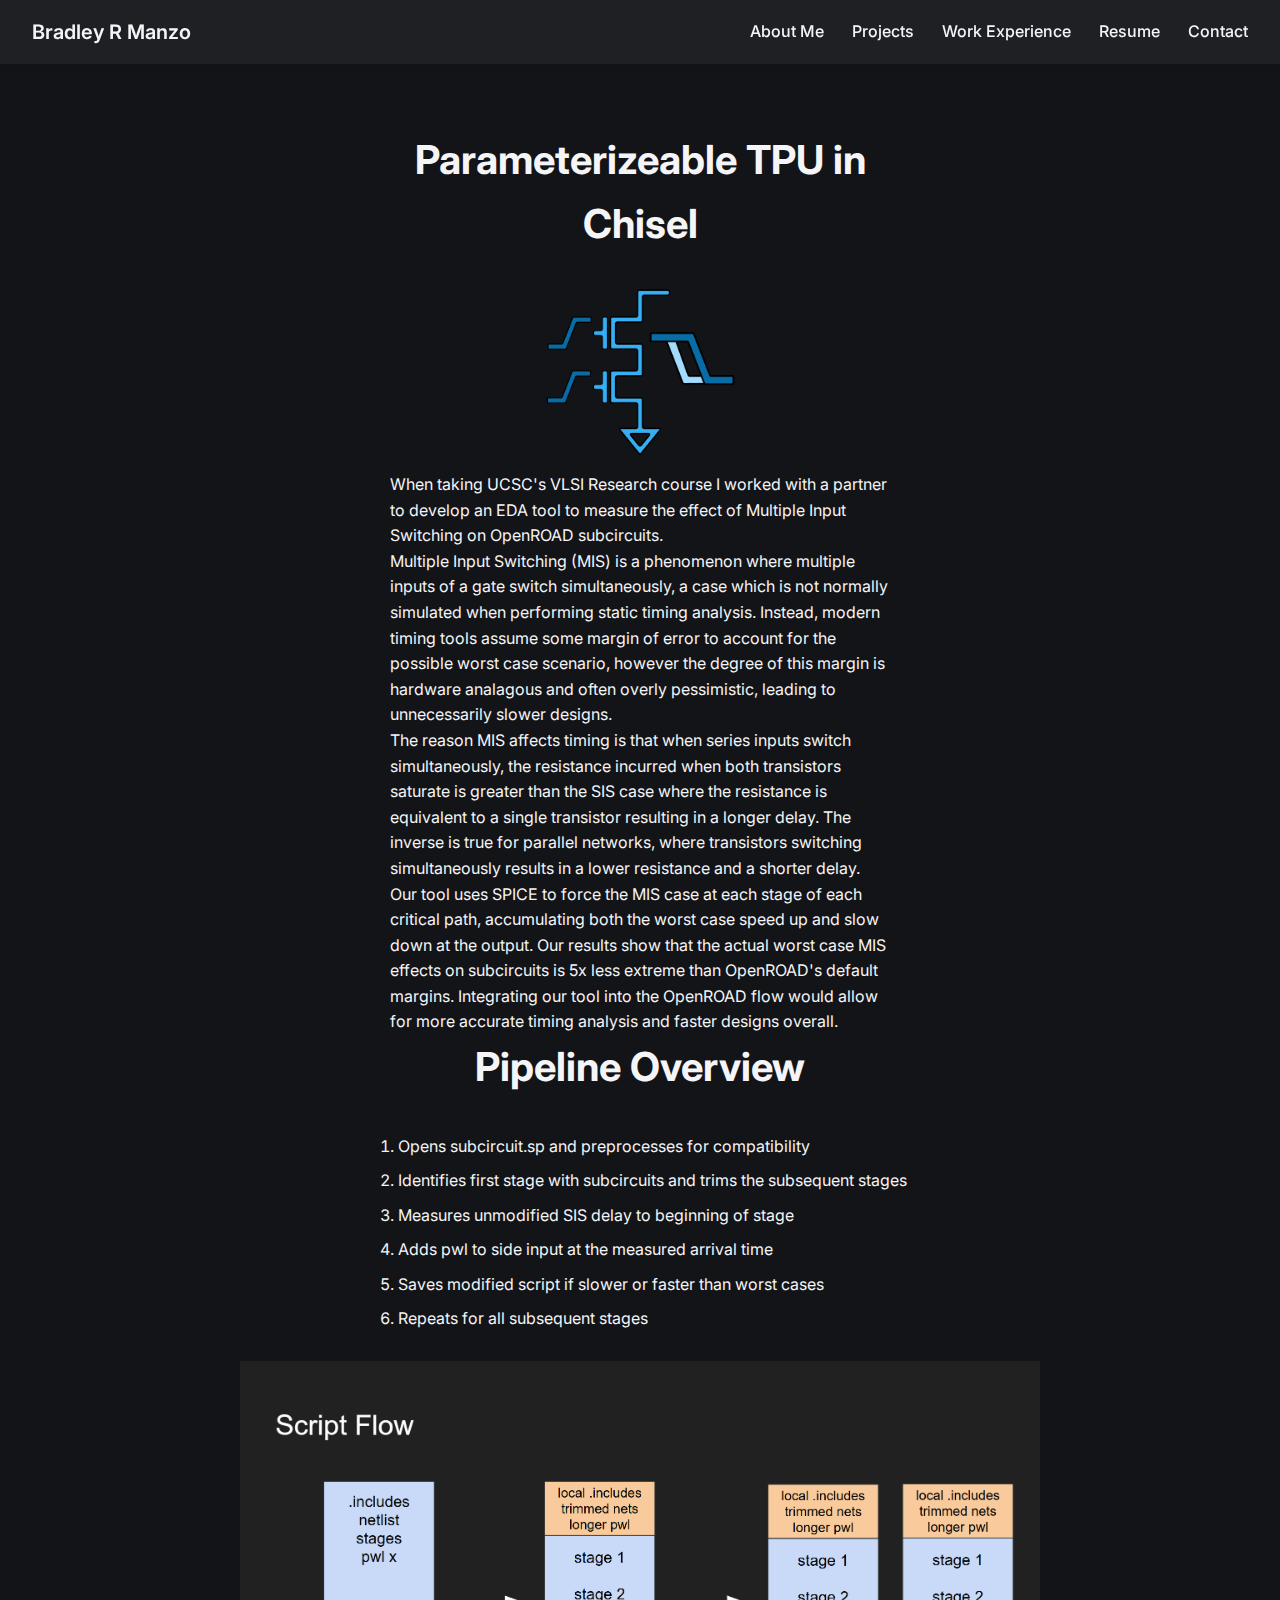
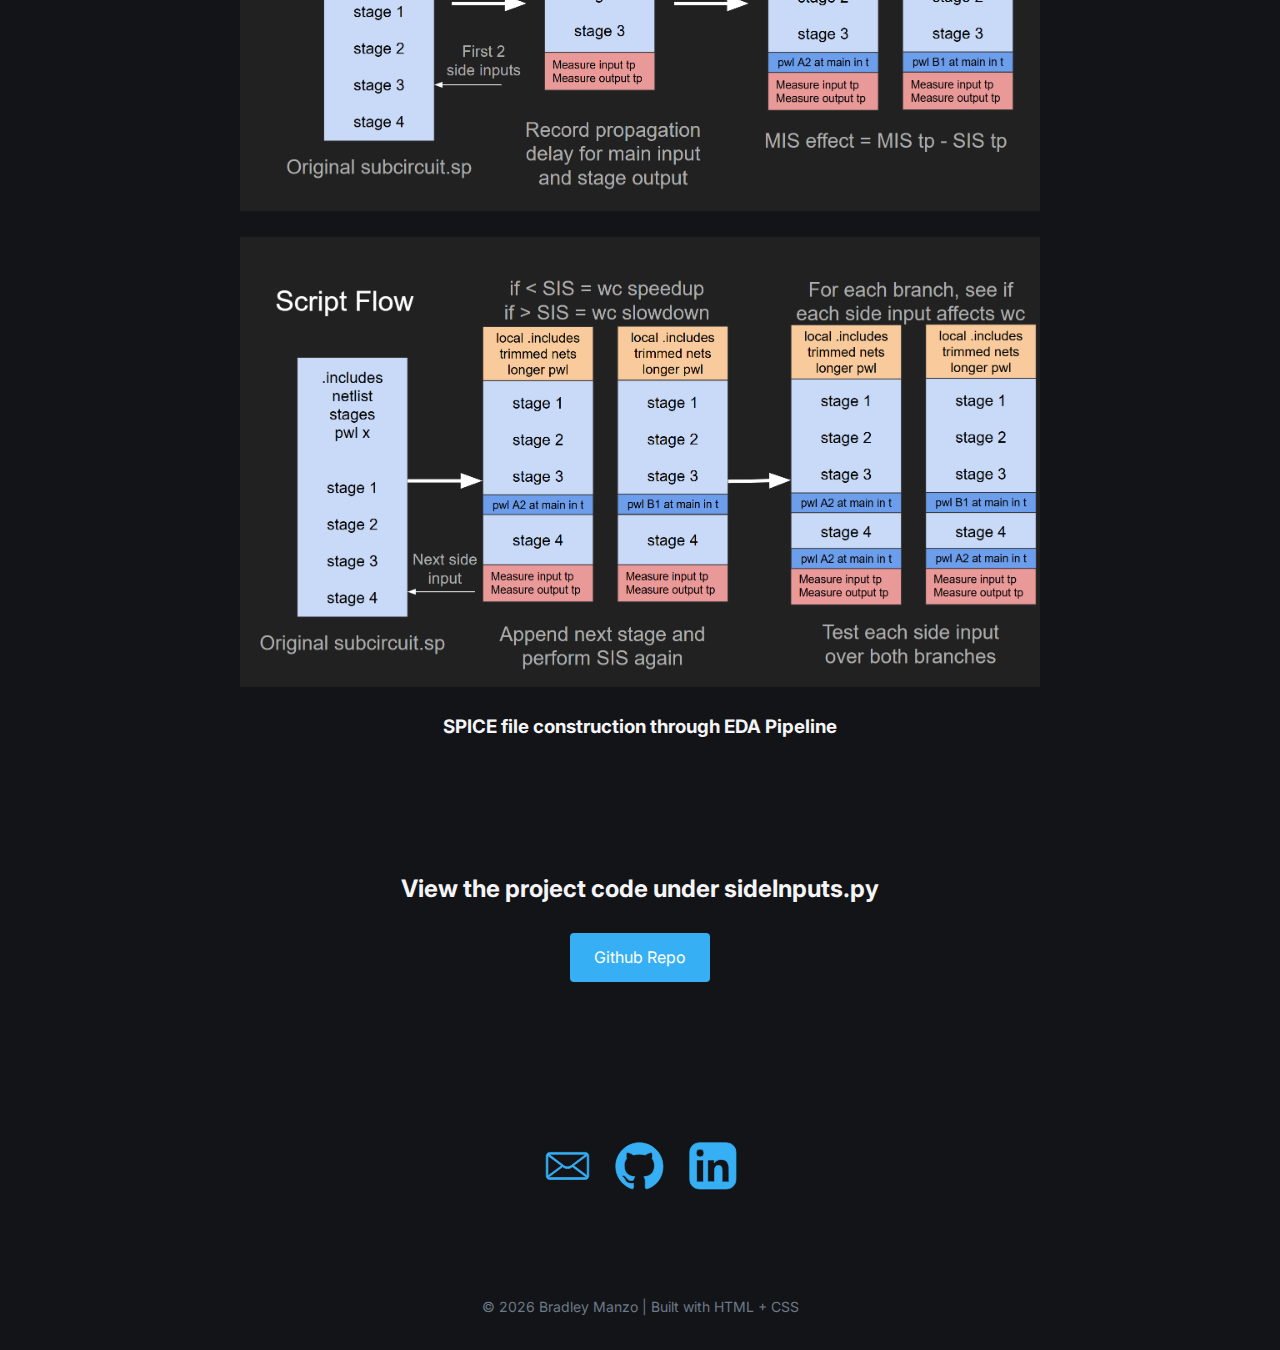
<file: Projects/Project-Pages/MISTimer.html>
<!DOCTYPE html>
<html lang="en">
<head>
	<meta charset="utf-8">
	<title>MIS Timer</title>
	<meta name="viewport" content="width=device-width, initial-scale=1">

	<!--  Google Font  -->
	<link href="https://fonts.googleapis.com/css2?family=Inter:wght@300;400;600&display=swap" rel="stylesheet">

	<!--  Core-in-file CSS (swap to external file later if you like)  -->
	<link rel="stylesheet" href="/styles.css">
</head>

<body>
	<!-- =======================================
			 HEADER
	======================================== -->
	<header>
		<div class="logo">Bradley R Manzo</div>
		<nav>
			<a href="/index.html">About Me</a>
			<a href="/Projects/projects.html">Projects</a>
			<a href="/Work-Experience/work-experience.html">Work Experience</a>
			<a href="/assets/Bradley_Manzo_resume.pdf">Resume</a>
			<a href="#contact">Contact</a>
		</nav>
	</header>

	<!-- =======================================
			 MAIN CONTENT
	======================================== -->
	<main>

		<!-- --------  About Project -------- -->
		<section id="about" class="hero">
			<h1>Parameterizeable TPU in Chisel</h1>
			<img src="/Projects/Project-Assets/MISTimer.png" alt="Clash Tracker Screenshot" width="200">
			<p>
				When taking UCSC's VLSI Research course I worked with a partner
				to develop an EDA tool to measure the effect of Multiple Input Switching on OpenROAD subcircuits.
			</p>
			<p>
				Multiple Input Switching (MIS) is a phenomenon where multiple inputs of a gate switch simultaneously,
				a case which is not normally simulated when performing static timing analysis. Instead, modern timing tools
				assume some margin of error to account for the possible worst case scenario, however the degree of this margin
				is hardware analagous and often overly pessimistic, leading to unnecessarily slower designs.
			</p>
			<p>
				The reason MIS affects timing is that when series inputs switch simultaneously, the resistance incurred when both transistors
				saturate is greater than the SIS case where the resistance is equivalent to a single transistor resulting in a longer delay.
				The inverse is true for parallel networks, where transistors switching simultaneously results in a lower resistance and a shorter delay.
			</p>
			<p>
				Our tool uses SPICE to force the MIS case at each stage of each critical path, accumulating both the worst case speed up and slow down at the output.
				Our results show that the actual worst case MIS effects on subcircuits is 5x less extreme than OpenROAD's default margins. Integrating our tool into the
				OpenROAD flow would allow for more accurate timing analysis and faster designs overall.
			</p>
			<h1>Pipeline Overview</h1>
			<ol class="steps">
				<li>Opens subcircuit.sp and preprocesses for compatibility</li>
				<li>Identifies first stage with subcircuits and trims the subsequent stages</li>
				<li>Measures unmodified SIS delay to beginning of stage</li>
				<li>Adds pwl to side input at the measured arrival time</li>
				<li>Saves modified script if slower or faster than worst cases</li>
				<li>Repeats for all subsequent stages</li>
			</ol>
			<img src="/Projects/Project-Pages/Project-Pages-Assets/MIS_flow1.png" alt="MIS pipeline pt1" width="800"><br>
			<img src="/Projects/Project-Pages/Project-Pages-Assets/MIS_flow2.png" alt="MIS pipeline pt2" width="800"><br>
			<h3>SPICE file construction through EDA Pipeline</h3>
		
		</section>

		<!-- --------  Github Repository -------- -->
		<section id="cv" class="container cv">
			<h2>View the project code under sideInputs.py</h2>
			<a class="btn" href="https://github.com/Brmanzo/MIS-Timer" download>Github Repo</a>
		</section>

	<section id="contact" class="container contact">
		<div class="social-links">
			<a class="icon-link" href="mailto:bmanzo@ucsc.edu" target="_blank" rel="noopener"
				aria-label="Email">
				<svg width="50" viewBox="130 115 70 70" fill="currentColor"
						xmlns="http://www.w3.org/2000/svg">
					<path d="m 142.16799,129.5626 c -2.69149,-7e-5 -4.87341,2.20635 -4.87341,4.92813 v 28.05862 c 0,2.72178 2.18192,4.9282 4.87341,4.92813 h 49.84918 c 2.69149,8e-5 4.87342,-2.20635 4.87342,-4.92813 v -28.05862 c 0,-2.72178 -2.18193,-4.92821 -4.87342,-4.92813 z m -0.91186,2.67582 h 51.6919 l -20.61223,15.69423 c 0,0 -1.771,1.67149 -5.22397,1.67834 v 5e-4 c -0.003,0 -0.006,-5e-4 -0.01,-5e-4 -0.003,0 -0.006,5e-4 -0.009,5e-4 v -5e-4 c -3.45296,-0.007 -5.22397,-1.6135 -5.22397,-1.6135 z m 53.37151,1.66112 v 28.25062 l -18.9425,-14.07871 z m -54.91561,0.18338 18.943,14.17192 -18.943,14.0787 z m 20.58234,15.60101 c 3.45838,2.84893 6.79846,2.48687 6.79846,2.48687 0,0 3.34009,0.36206 6.79847,-2.48687 l 19.65476,14.71955 c 0,0 -0.33856,0.43769 -1.3374,0.43769 H 167.09283 141.9765 c -0.99885,0 -1.3369,-0.43769 -1.3369,-0.43769 z" stroke="currentColor"/>        
				</svg>
			</a>

			<a class="icon-link" href="https://github.com/Brmanzo" target="_blank" rel="noopener"
				aria-label="GitHub">
				<!-- GitHub icon -->
				<svg width="50" viewBox="0 0 70 70" fill="currentColor"
						xmlns="http://www.w3.org/2000/svg">
							<path d="M 34.131046,1.0583333 C 15.865513,1.0583572 1.0583548,15.871228 1.0583333,34.143795 c 0.022208,14.365167 9.3080407,27.07471 22.9831627,31.457112 0.37121,0 1.941066,-0.117824 1.820557,-2.120077 l -0.05131,-5.565545 v -0.07716 c -7.470108,1.288784 -10.247676,-2.14345 -10.690648,-3.084651 -0.443294,-0.941898 -2.04277,-4.40258 -3.676797,-5.442821 -1.6340337,-1.040241 -1.5225527,-1.281434 -1.6153947,-1.727256 -0.09285,-0.445811 3.3795697,-2.080714 6.8333257,3.176206 2.963846,4.511264 7.884742,3.026864 9.224193,2.514136 0.350899,-2.959595 2.088901,-4.479862 2.088901,-4.479862 -10.361208,-1.065583 -14.282918,-6.393444 -14.960757,-14.046245 -0.677839,-7.652857 3.313665,-11.252605 3.313665,-11.252605 -1.643322,-4.777775 0.359439,-8.733553 0.359439,-8.733553 0.29368,-0.07057 0.612408,-0.09827 0.949046,-0.09108 3.254179,0.072 8.175038,3.447534 8.175038,3.447534 2.956779,-0.838462 5.81802,-1.10658 8.30757,-1.095547 2.489546,-0.01103 5.350793,0.257085 8.307572,1.095547 0,0 4.920858,-3.375451 8.175036,-3.447534 0.336639,-0.0072 0.655369,0.02045 0.94905,0.09108 0,0 2.002752,3.955778 0.359433,8.733553 0,0 3.991508,3.599748 3.313665,11.252605 -0.677837,7.652801 -4.599552,12.980662 -14.960759,14.046253 0,0 2.163575,1.860941 2.163575,5.508491 v 3.612949 l -0.05131,5.565545 c 0,0 0.106468,2.634748 2.480273,1.998689 v 0 C 58.688815,61.191685 67.189394,48.632141 67.204167,34.143835 67.204143,15.871107 52.396739,1.0581665 34.131046,1.0583731 Z"  stroke="currentColor"/>
				</svg>
			</a>

			<a class="icon-link" href="https://www.linkedin.com/in/bradley-r-manzo/" target="_blank" rel="noopener"
				aria-label="LinkedIn">
				<!-- LinkedIn icon -->
				<svg width="50" viewBox="0 0 70 70" fill="currentColor"
						xmlns="http://www.w3.org/2000/svg">
					<path d="M 14.135365,1.0583333 A 13.077031,13.077031 0 0 0 1.0583333,14.135365 V 52.6773 A 13.077031,13.077031 0 0 0 14.135365,65.754331 h 38.55314 A 13.077031,13.077031 0 0 0 65.765536,52.6773 V 14.135365 A 13.077031,13.077031 0 0 0 52.688505,1.0583333 Z m 1.372948,8.9071228 a 5.530878,5.530878 0 0 1 5.530762,5.5312029 5.530878,5.530878 0 0 1 -5.530762,5.53077 5.530878,5.530878 0 0 1 -5.5312125,-5.53077 5.530878,5.530878 0 0 1 5.5312125,-5.5312029 z M 44.846049,24.380031 c 3.304199,0.0078 6.616489,1.153381 7.928489,2.83102 1.479151,1.891383 2.734929,4.619417 3.088671,7.744325 l 0.102616,20.253178 c 0.0018,0.38013 -0.306547,0.688291 -0.684673,0.688265 h -8.241255 c -0.378137,2.6e-5 -0.684685,-0.308127 -0.684685,-0.688265 V 39.916623 c 0,-1.377508 -3.64e-4,-6.548847 -3.344987,-6.914913 -3.344609,-0.366039 -4.521739,0.243164 -6.022315,1.865396 -0.832343,0.899838 -1.104041,3.052435 -1.181613,4.792309 v 2.528122 12.906307 c 0,0.379958 -0.306271,0.688039 -0.684233,0.688265 h -8.241697 c -0.378127,2.6e-5 -0.684684,-0.308133 -0.684684,-0.688265 V 25.784786 c 0,-0.380131 0.306557,-0.688292 0.684684,-0.688266 h 7.768517 c 0.377954,2.25e-4 0.680348,0.308326 0.684233,0.688266 l 0.03581,3.48434 c 0.772609,-1.004212 3.15773,-3.673959 6.249948,-4.495671 1.02523,-0.272438 2.125734,-0.396024 3.227139,-0.393424 z m -33.498696,0.773848 h 8.29055 a 0.6887242,0.68826479 0 0 1 0.688716,0.688266 v 29.309501 a 0.6887242,0.68826479 0 0 1 -0.688716,0.688265 h -8.29055 A 0.6887242,0.68826479 0 0 1 10.658645,55.151646 V 25.842145 a 0.6887242,0.68826479 0 0 1 0.688708,-0.688266 z"   stroke="currentColor"/>
				</svg>
			</a>
		</div>
	</section>
</main>

	<!-- =======================================
			 FOOTER
	======================================== -->
	<footer>
		© <span id="year"></span> Bradley Manzo | Built with HTML + CSS
	</footer>

	<!--  Simple runtime bits  -->
	<script>
		// Auto-update copyright year
		document.getElementById('year').textContent = new Date().getFullYear();
	</script>
</body>
</html>
</file>
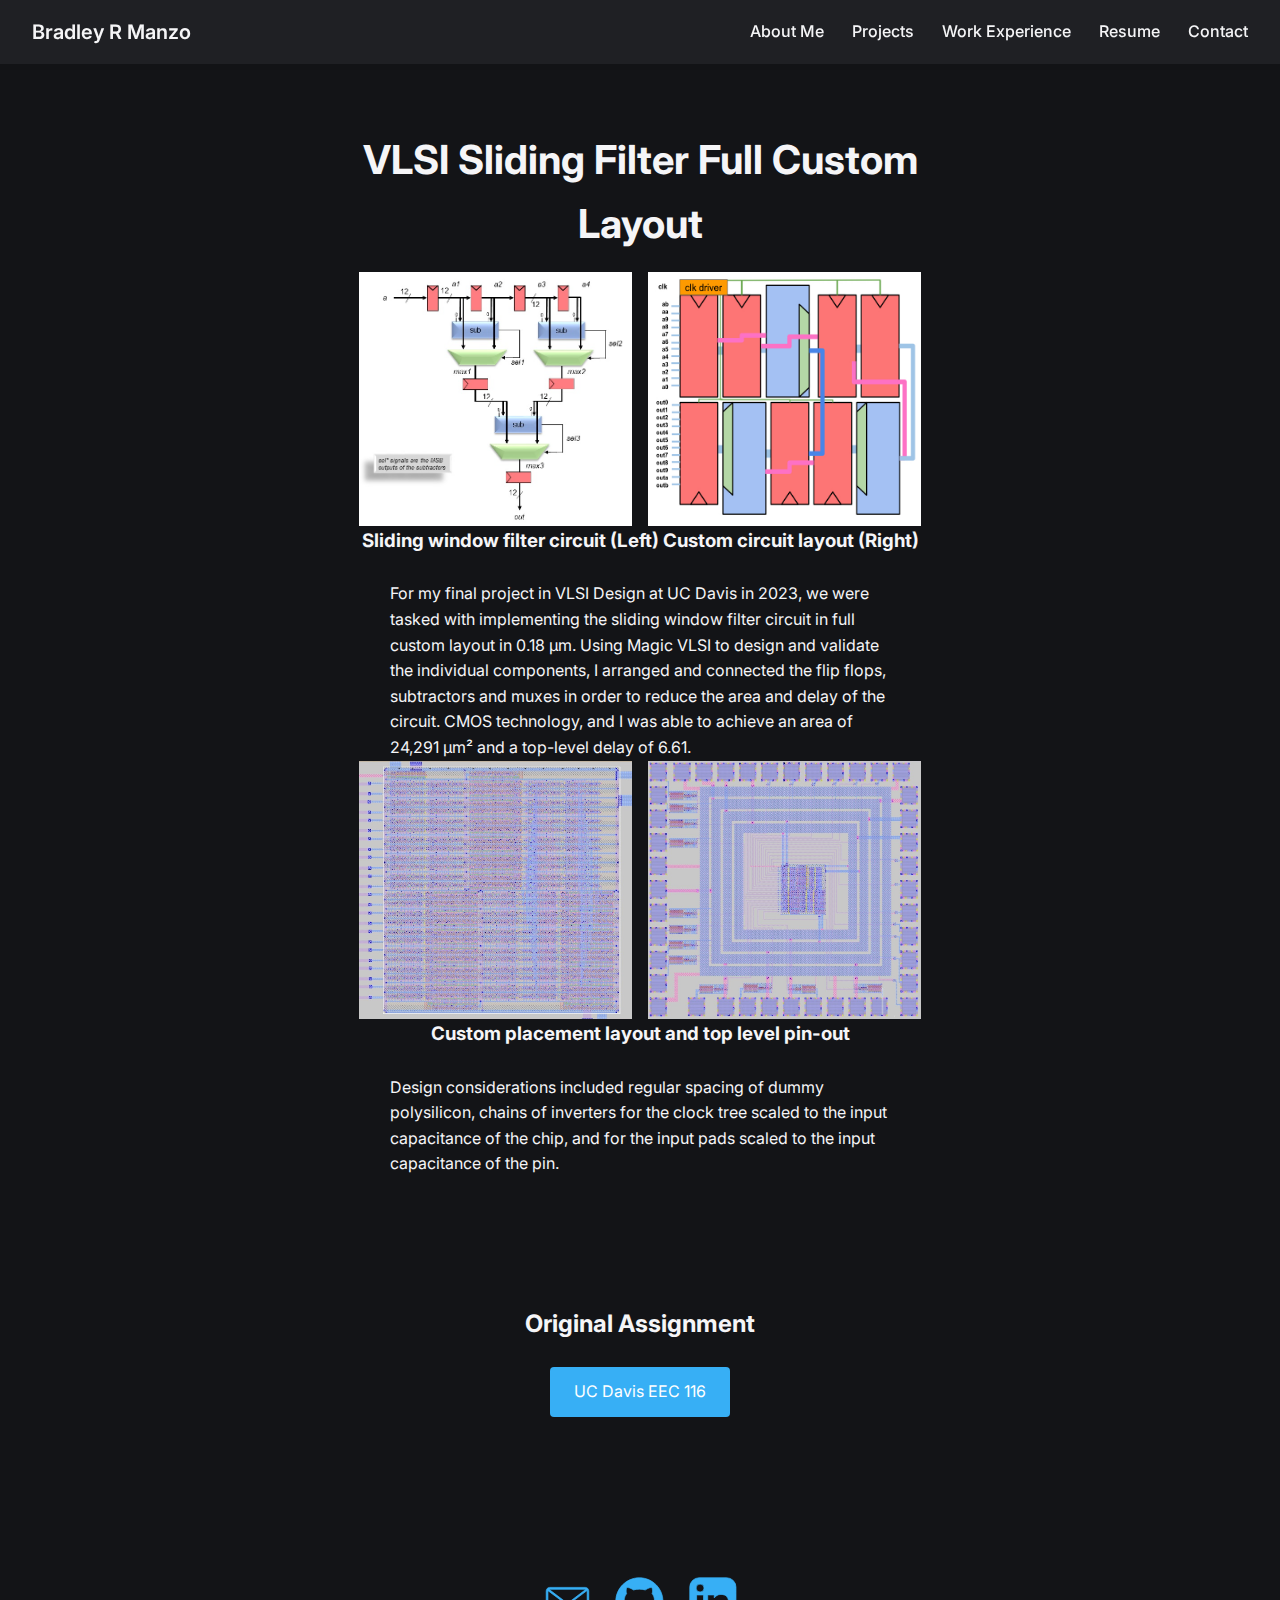
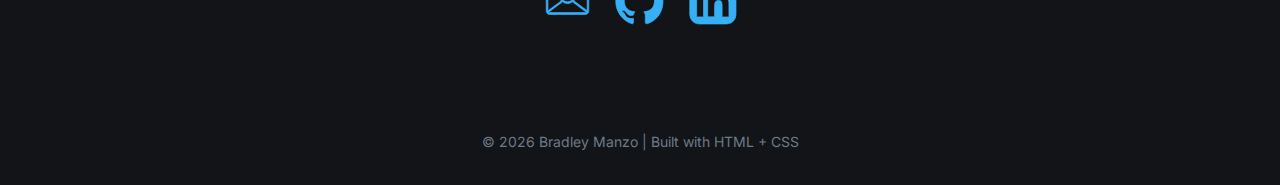
<file: Projects/Project-Pages/VLSI.html>
<!DOCTYPE html>
<html lang="en">
<head>
	<meta charset="utf-8">
	<title>VLSI</title>
	<meta name="viewport" content="width=device-width, initial-scale=1">

	<!--  Google Font  -->
	<link href="https://fonts.googleapis.com/css2?family=Inter:wght@300;400;600&display=swap" rel="stylesheet">

	<!--  Core-in-file CSS (swap to external file later if you like)  -->
	<link rel="stylesheet" href="/styles.css">
</head>

<body>
	<!-- =======================================
			 HEADER
	======================================== -->
	<header>
		<div class="logo">Bradley R Manzo</div>
		<nav>
			<a href="/index.html">About Me</a>
			<a href="/Projects/projects.html">Projects</a>
			<a href="/Work-Experience/work-experience.html">Work Experience</a>
			<a href="/assets/Bradley_Manzo_resume.pdf">Resume</a>
			<a href="#contact">Contact</a>
		</nav>
	</header>

	<!-- =======================================
			 MAIN CONTENT
	======================================== -->
	<main>

		<!-- --------  About Project -------- -->
		<section id="about" class="hero">
			<h1>VLSI Sliding Filter Full Custom Layout</h1>
			<div class="img-row">
					<img src="/Projects/Project-Pages/Project-Pages-Assets/design.png"        alt="Sliding Filter Design">
					<img src="/Projects/Project-Pages/Project-Pages-Assets/customDesign.png"  alt="Custom Sliding Filter Layout">
			</div>    
			<h3>Sliding window filter circuit (Left) Custom circuit layout (Right)</h3><br>
			<p> For my final project in VLSI Design at UC Davis in 2023, we were tasked with implementing the sliding window filter circuit in full custom layout in 0.18 µm.
				Using Magic VLSI to design and validate the individual components, I arranged and connected the flip flops, subtractors and muxes in order to reduce the area and delay of the circuit.
				CMOS technology, and I was able to achieve an area of 24,291 µm² and a top-level delay of 6.61.
			</p>
			<div class="img-row">
				<img src="/Projects/Project-Pages/Project-Pages-Assets/chip.png"        alt="Sliding Filter Design">
				<img src="/Projects/Project-Pages/Project-Pages-Assets/top.png"  alt="Custom Sliding Filter Layout">
			</div>  
			<h3>Custom placement layout and top level pin-out</h3><br>

			<p> Design considerations included regular spacing of dummy polysilicon, chains of inverters for the clock tree scaled to the input capacitance of the chip, and for the input pads scaled to the input capacitance of the pin.</p>
		</section>

		<!-- --------  Github Repository -------- -->
		<section id="cv" class="container cv">
			<h2>Original Assignment</h2>
			<a class="btn" href="https://www.ece.ucdavis.edu/~bbaas/116/hwk/project" download>UC Davis EEC 116</a>
		</section>

	<section id="contact" class="container contact">
		<div class="social-links">
			<a class="icon-link" href="mailto:bmanzo@ucsc.edu" target="_blank" rel="noopener"
				aria-label="Email">
				<svg width="50" viewBox="130 115 70 70" fill="currentColor"
						xmlns="http://www.w3.org/2000/svg">
					<path d="m 142.16799,129.5626 c -2.69149,-7e-5 -4.87341,2.20635 -4.87341,4.92813 v 28.05862 c 0,2.72178 2.18192,4.9282 4.87341,4.92813 h 49.84918 c 2.69149,8e-5 4.87342,-2.20635 4.87342,-4.92813 v -28.05862 c 0,-2.72178 -2.18193,-4.92821 -4.87342,-4.92813 z m -0.91186,2.67582 h 51.6919 l -20.61223,15.69423 c 0,0 -1.771,1.67149 -5.22397,1.67834 v 5e-4 c -0.003,0 -0.006,-5e-4 -0.01,-5e-4 -0.003,0 -0.006,5e-4 -0.009,5e-4 v -5e-4 c -3.45296,-0.007 -5.22397,-1.6135 -5.22397,-1.6135 z m 53.37151,1.66112 v 28.25062 l -18.9425,-14.07871 z m -54.91561,0.18338 18.943,14.17192 -18.943,14.0787 z m 20.58234,15.60101 c 3.45838,2.84893 6.79846,2.48687 6.79846,2.48687 0,0 3.34009,0.36206 6.79847,-2.48687 l 19.65476,14.71955 c 0,0 -0.33856,0.43769 -1.3374,0.43769 H 167.09283 141.9765 c -0.99885,0 -1.3369,-0.43769 -1.3369,-0.43769 z" stroke="currentColor"/>        
				</svg>
			</a>

			<a class="icon-link" href="https://github.com/Brmanzo" target="_blank" rel="noopener"
				aria-label="GitHub">
				<!-- GitHub icon -->
				<svg width="50" viewBox="0 0 70 70" fill="currentColor"
						xmlns="http://www.w3.org/2000/svg">
							<path d="M 34.131046,1.0583333 C 15.865513,1.0583572 1.0583548,15.871228 1.0583333,34.143795 c 0.022208,14.365167 9.3080407,27.07471 22.9831627,31.457112 0.37121,0 1.941066,-0.117824 1.820557,-2.120077 l -0.05131,-5.565545 v -0.07716 c -7.470108,1.288784 -10.247676,-2.14345 -10.690648,-3.084651 -0.443294,-0.941898 -2.04277,-4.40258 -3.676797,-5.442821 -1.6340337,-1.040241 -1.5225527,-1.281434 -1.6153947,-1.727256 -0.09285,-0.445811 3.3795697,-2.080714 6.8333257,3.176206 2.963846,4.511264 7.884742,3.026864 9.224193,2.514136 0.350899,-2.959595 2.088901,-4.479862 2.088901,-4.479862 -10.361208,-1.065583 -14.282918,-6.393444 -14.960757,-14.046245 -0.677839,-7.652857 3.313665,-11.252605 3.313665,-11.252605 -1.643322,-4.777775 0.359439,-8.733553 0.359439,-8.733553 0.29368,-0.07057 0.612408,-0.09827 0.949046,-0.09108 3.254179,0.072 8.175038,3.447534 8.175038,3.447534 2.956779,-0.838462 5.81802,-1.10658 8.30757,-1.095547 2.489546,-0.01103 5.350793,0.257085 8.307572,1.095547 0,0 4.920858,-3.375451 8.175036,-3.447534 0.336639,-0.0072 0.655369,0.02045 0.94905,0.09108 0,0 2.002752,3.955778 0.359433,8.733553 0,0 3.991508,3.599748 3.313665,11.252605 -0.677837,7.652801 -4.599552,12.980662 -14.960759,14.046253 0,0 2.163575,1.860941 2.163575,5.508491 v 3.612949 l -0.05131,5.565545 c 0,0 0.106468,2.634748 2.480273,1.998689 v 0 C 58.688815,61.191685 67.189394,48.632141 67.204167,34.143835 67.204143,15.871107 52.396739,1.0581665 34.131046,1.0583731 Z"  stroke="currentColor"/>
				</svg>
			</a>

			<a class="icon-link" href="https://www.linkedin.com/in/bradley-r-manzo/" target="_blank" rel="noopener"
				aria-label="LinkedIn">
				<!-- LinkedIn icon -->
				<svg width="50" viewBox="0 0 70 70" fill="currentColor"
						xmlns="http://www.w3.org/2000/svg">
					<path d="M 14.135365,1.0583333 A 13.077031,13.077031 0 0 0 1.0583333,14.135365 V 52.6773 A 13.077031,13.077031 0 0 0 14.135365,65.754331 h 38.55314 A 13.077031,13.077031 0 0 0 65.765536,52.6773 V 14.135365 A 13.077031,13.077031 0 0 0 52.688505,1.0583333 Z m 1.372948,8.9071228 a 5.530878,5.530878 0 0 1 5.530762,5.5312029 5.530878,5.530878 0 0 1 -5.530762,5.53077 5.530878,5.530878 0 0 1 -5.5312125,-5.53077 5.530878,5.530878 0 0 1 5.5312125,-5.5312029 z M 44.846049,24.380031 c 3.304199,0.0078 6.616489,1.153381 7.928489,2.83102 1.479151,1.891383 2.734929,4.619417 3.088671,7.744325 l 0.102616,20.253178 c 0.0018,0.38013 -0.306547,0.688291 -0.684673,0.688265 h -8.241255 c -0.378137,2.6e-5 -0.684685,-0.308127 -0.684685,-0.688265 V 39.916623 c 0,-1.377508 -3.64e-4,-6.548847 -3.344987,-6.914913 -3.344609,-0.366039 -4.521739,0.243164 -6.022315,1.865396 -0.832343,0.899838 -1.104041,3.052435 -1.181613,4.792309 v 2.528122 12.906307 c 0,0.379958 -0.306271,0.688039 -0.684233,0.688265 h -8.241697 c -0.378127,2.6e-5 -0.684684,-0.308133 -0.684684,-0.688265 V 25.784786 c 0,-0.380131 0.306557,-0.688292 0.684684,-0.688266 h 7.768517 c 0.377954,2.25e-4 0.680348,0.308326 0.684233,0.688266 l 0.03581,3.48434 c 0.772609,-1.004212 3.15773,-3.673959 6.249948,-4.495671 1.02523,-0.272438 2.125734,-0.396024 3.227139,-0.393424 z m -33.498696,0.773848 h 8.29055 a 0.6887242,0.68826479 0 0 1 0.688716,0.688266 v 29.309501 a 0.6887242,0.68826479 0 0 1 -0.688716,0.688265 h -8.29055 A 0.6887242,0.68826479 0 0 1 10.658645,55.151646 V 25.842145 a 0.6887242,0.68826479 0 0 1 0.688708,-0.688266 z"   stroke="currentColor"/>
				</svg>
			</a>
		</div>
	</section>
</main>

	<!-- =======================================
			 FOOTER
	======================================== -->
	<footer>
		© <span id="year"></span> Bradley Manzo | Built with HTML + CSS
	</footer>

	<!--  Simple runtime bits  -->
	<script>
		// Auto-update copyright year
		document.getElementById('year').textContent = new Date().getFullYear();
	</script>
</body>
</html>
</file>
<file: styles.css>
body {
  outline: 5px solid red !important;
}

:root {
    --accent: #37aff5;
    --bg:   #131417;
    --light:#1f2024;
    --dark: #f5f5f7;
    --text: var(--dark);
}

*{
    box-sizing:border-box;
    margin:0;padding:0;
    font-family:'Inter',sans-serif;
    scroll-behavior:smooth
}

header{
    background:var(--light);padding:1rem 2rem;display:flex;
    justify-content:space-between;align-items:center;position:sticky;top:0;
    box-shadow:0 2px 6px rgba(0,0,0,.05);z-index:100;
}

body{
    background:var(--bg);
    color:var(--text);
    line-height:1.6;
    scroll-behavior:smooth;
}
.logo{font-weight:600;
    font-size:1.25rem;
}

nav a{
    margin-left:1.5rem;
    text-decoration:none;
    color:var(--text);
    font-weight:500;
    transition:color .2s;
}

nav a:hover{
    color:var(--accent);
}

.container{
    max-width:960px;
    margin:0 auto;
    text-align:center;
    padding:4rem 1rem;
}

.hero {
    display: flex;
    flex-direction: column;
    align-items: center;
    text-align: center;
    padding: 4rem 1rem;
    justify-content: center;
    max-width: 600px;
    margin-left: auto;
    margin-right: auto;
}
.hero p {
    text-align: left;
    margin-left: auto;
    margin-right: auto;
    max-width: 500px;
}
.hero h1{
    font-size:2.5rem;
    margin-bottom:1rem;
}

.btn{
    background:var(--accent);color:#fff;border:none;border-radius:4px;
    padding:.75rem 1.5rem;text-decoration:none;display:inline-block;margin-top:1.5rem;
}

.social-links{
    display:flex;           /* makes children flex items                */
    justify-content:center; /* horizontally centre the whole row        */
    gap:1.5rem;             /* optional: space between the three icons  */
    margin-top:2rem;        /* optional: breathing room above the row   */
}

.img-row{
        display:flex;          /* puts children on one row */
        gap:1rem;              /* space between pictures   */
        justify-content:center;/* optional – centre row in page */
        flex-wrap:wrap;        /* let them wrap on small screens */
}

.img-row img{
        width:48%;             /* two ‑up on wide screens  */
        height:auto;           /* keep aspect ratio        */
        max-width:750px;       /* never exceed original px */
}

.projects{
    max-width:700px;                 /* narrower column for easy reading   */
    margin:0 auto;                   /* centre it                          */
    padding:4rem 1rem;
    display:flex;
    flex-direction:column;           /* ⬅ stack cards top‑to‑bottom        */
    gap:2rem;
}

.project-card > a{
    display:flex;                 /* row:  [img] [text]                 */
    align-items:stretch;          /* same height as the card             */
    text-decoration:none;         /* keep your colour‑inherit links      */
    color:inherit;                /* (already present on some cards)     */
}

.project-card:hover{
    transform:translateY(-4px);
    box-shadow:0 6px 12px rgba(0,0,0,.08);
}

.project-card img{
    flex:0 0 120px;              /* 120 px wide × 120 px tall           */
    height:120px;                /* fallback for browsers w/o aspect‑ratio */
    object-fit:cover;
    aspect-ratio:1;
}

.card-body{
    flex:1;padding:1rem;
    display:flex;flex-direction:column;justify-content:center;
    text-align:left;
}
.card-body h3{font-size:1.25rem;margin-bottom:.4rem}
.card-body p{font-size:.95rem;line-height:1.45}

.card-media{
	flex:0 0 140px;        /* fixed column width */
	display:flex;          /* center the image inside */
	align-items:center;    /* vertical centering */
	justify-content:center;/* horizontal centering */
	background:rgba(255,255,255);
	min-height:120px;      /* ensures a nice block even if img missing */
}
	/* logo itself */
.card-media img{
	max-width:100%;
	max-height:120px;      /* don’t let the logo grow too tall */
	object-fit:cover;
	aspect-ratio:1;
}

	/* right side dates (from previous step) */
.card-dates{
	flex:0 0 auto;
	padding:1rem;
	display:flex;
    flex-direction:column;
    justify-content:center;
	text-align:right;
    font-size:.9rem;
    color:#6c7a89;
    white-space:nowrap;
}

.steps{
    margin:1.25rem auto;
    max-width:60ch;          /* keep line length readable */
    padding-left:1.5rem;     /* room for the numbers      */
    counter-reset: step;
    text-align:left;
}

.steps li{
    margin-bottom:.75rem;
    line-height:1.4;
    text-align:left;
}

.video-wrap {
  max-width: 960px;  /* or whatever fits your layout */
  margin: 1rem auto;
  aspect-ratio: 16 / 9;
  background: #000;
  border-radius: 8px;
  overflow: hidden;
}

.video-wrap iframe {
  width: 100%;
  height: 100%;
  border: 0;
  display: block;
}

.contact{
    display:flex;
    flex-direction:column;
    align-items:center;
    text-align:center;
    padding:4rem 1rem;
}
.contact form{display:grid;gap:1rem;}
.contact input,.contact textarea{
    padding:.75rem;border:1px solid #dfe3e8;border-radius:4px;font-size:1rem;
    background:var(--light);color:var(--text);
}
.contact button{
    background:var(--accent);color:#fff;padding:.75rem;border:none;border-radius:4px;cursor:pointer;
}

footer{text-align:center;padding:2rem 1rem;font-size:.875rem;color:#6c7a89;}

a.icon-link,
a.icon-link:visited,
a.icon-link:hover,
a.icon-link:active {
    color: #37aff5;
    text-decoration: none;
}
</file>
